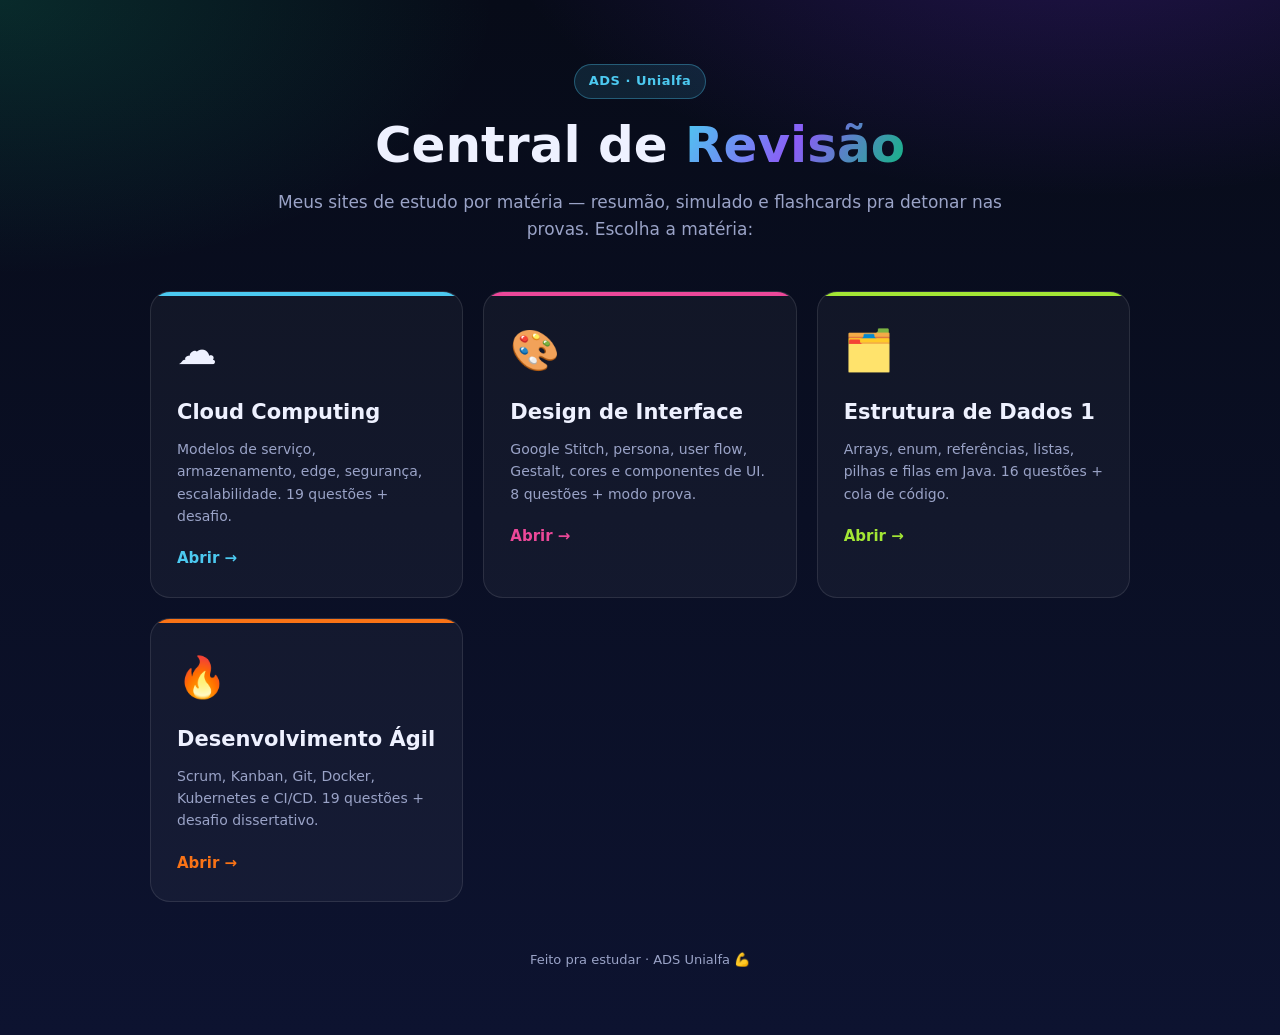
<file: index.html>
<!DOCTYPE html>
<html lang="pt-BR">
<head>
  <meta charset="UTF-8" />
  <meta name="viewport" content="width=device-width, initial-scale=1.0" />
  <title>Central de Revisão ADS — Unialfa</title>
  <style>
    :root {
      --bg: #070b18; --bg-2: #0d1330; --card-bd: rgba(255,255,255,.1);
      --txt: #eef1ff; --txt-2: #9aa3c7;
    }
    * { margin: 0; padding: 0; box-sizing: border-box; }
    body {
      font-family: "Segoe UI", system-ui, -apple-system, Roboto, sans-serif;
      background:
        radial-gradient(1000px 500px at 85% -10%, rgba(123,47,247,.25), transparent 60%),
        radial-gradient(900px 500px at 0% 0%, rgba(16,185,129,.18), transparent 55%),
        linear-gradient(180deg, var(--bg), var(--bg-2));
      color: var(--txt); min-height: 100vh; line-height: 1.6;
      display: flex; flex-direction: column; align-items: center;
      padding: 64px 22px;
    }
    .hero { text-align: center; max-width: 760px; margin-bottom: 48px; }
    .badge {
      display: inline-block; padding: 6px 14px; border-radius: 999px;
      background: rgba(76,201,240,.12); color: #4cc9f0;
      border: 1px solid rgba(76,201,240,.35);
      font-size: 13px; font-weight: 700; letter-spacing: .5px; margin-bottom: 18px;
    }
    h1 { font-size: clamp(30px, 6vw, 50px); font-weight: 800; line-height: 1.12; }
    .grad {
      background: linear-gradient(120deg,#4cc9f0,#8b5cf6,#10b981);
      -webkit-background-clip: text; background-clip: text; color: transparent;
    }
    .sub { color: var(--txt-2); font-size: 17px; margin-top: 16px; }
    .grid {
      display: grid; grid-template-columns: repeat(auto-fit, minmax(260px, 1fr));
      gap: 20px; width: 100%; max-width: 980px;
    }
    .card {
      position: relative; display: block; text-decoration: none; color: inherit;
      background: rgba(255,255,255,.04); border: 1px solid var(--card-bd);
      border-radius: 20px; padding: 26px; overflow: hidden;
      transition: transform .2s, border-color .2s, box-shadow .2s;
    }
    .card::before {
      content: ""; position: absolute; inset: 0 0 auto 0; height: 4px;
      background: var(--accent);
    }
    .card:hover { transform: translateY(-5px); border-color: var(--accent); box-shadow: 0 18px 40px rgba(0,0,0,.4); }
    .card-ico { font-size: 40px; margin-bottom: 14px; display: block; }
    .card h2 { font-size: 21px; font-weight: 800; }
    .card p { color: var(--txt-2); font-size: 14px; margin: 8px 0 18px; }
    .card .go { font-weight: 700; color: var(--accent); font-size: 15px; }
    .c-cloud  { --accent: #4cc9f0; }
    .c-design { --accent: #ec4899; }
    .c-ed     { --accent: #a3e635; }
    .c-agil   { --accent: #f97316; }
    footer { color: var(--txt-2); font-size: 13px; margin-top: 48px; text-align: center; }
  </style>
</head>
<body>
  <div class="hero">
    <span class="badge">ADS · Unialfa</span>
    <h1>Central de <span class="grad">Revisão</span></h1>
    <p class="sub">Meus sites de estudo por matéria — resumão, simulado e flashcards pra detonar nas provas. Escolha a matéria:</p>
  </div>

  <div class="grid">
    <a class="card c-cloud" href="./cloud-computing/">
      <span class="card-ico">☁️</span>
      <h2>Cloud Computing</h2>
      <p>Modelos de serviço, armazenamento, edge, segurança, escalabilidade. 19 questões + desafio.</p>
      <span class="go">Abrir →</span>
    </a>

    <a class="card c-design" href="./design-de-interface/">
      <span class="card-ico">🎨</span>
      <h2>Design de Interface</h2>
      <p>Google Stitch, persona, user flow, Gestalt, cores e componentes de UI. 8 questões + modo prova.</p>
      <span class="go">Abrir →</span>
    </a>

    <a class="card c-ed" href="./estrutura-de-dados/">
      <span class="card-ico">🗂️</span>
      <h2>Estrutura de Dados 1</h2>
      <p>Arrays, enum, referências, listas, pilhas e filas em Java. 16 questões + cola de código.</p>
      <span class="go">Abrir →</span>
    </a>

    <a class="card c-agil" href="./dev-agil/">
      <span class="card-ico">🔥</span>
      <h2>Desenvolvimento Ágil</h2>
      <p>Scrum, Kanban, Git, Docker, Kubernetes e CI/CD. 19 questões + desafio dissertativo.</p>
      <span class="go">Abrir →</span>
    </a>
  </div>

  <footer>Feito pra estudar · ADS Unialfa 💪</footer>
</body>
</html>
</file>
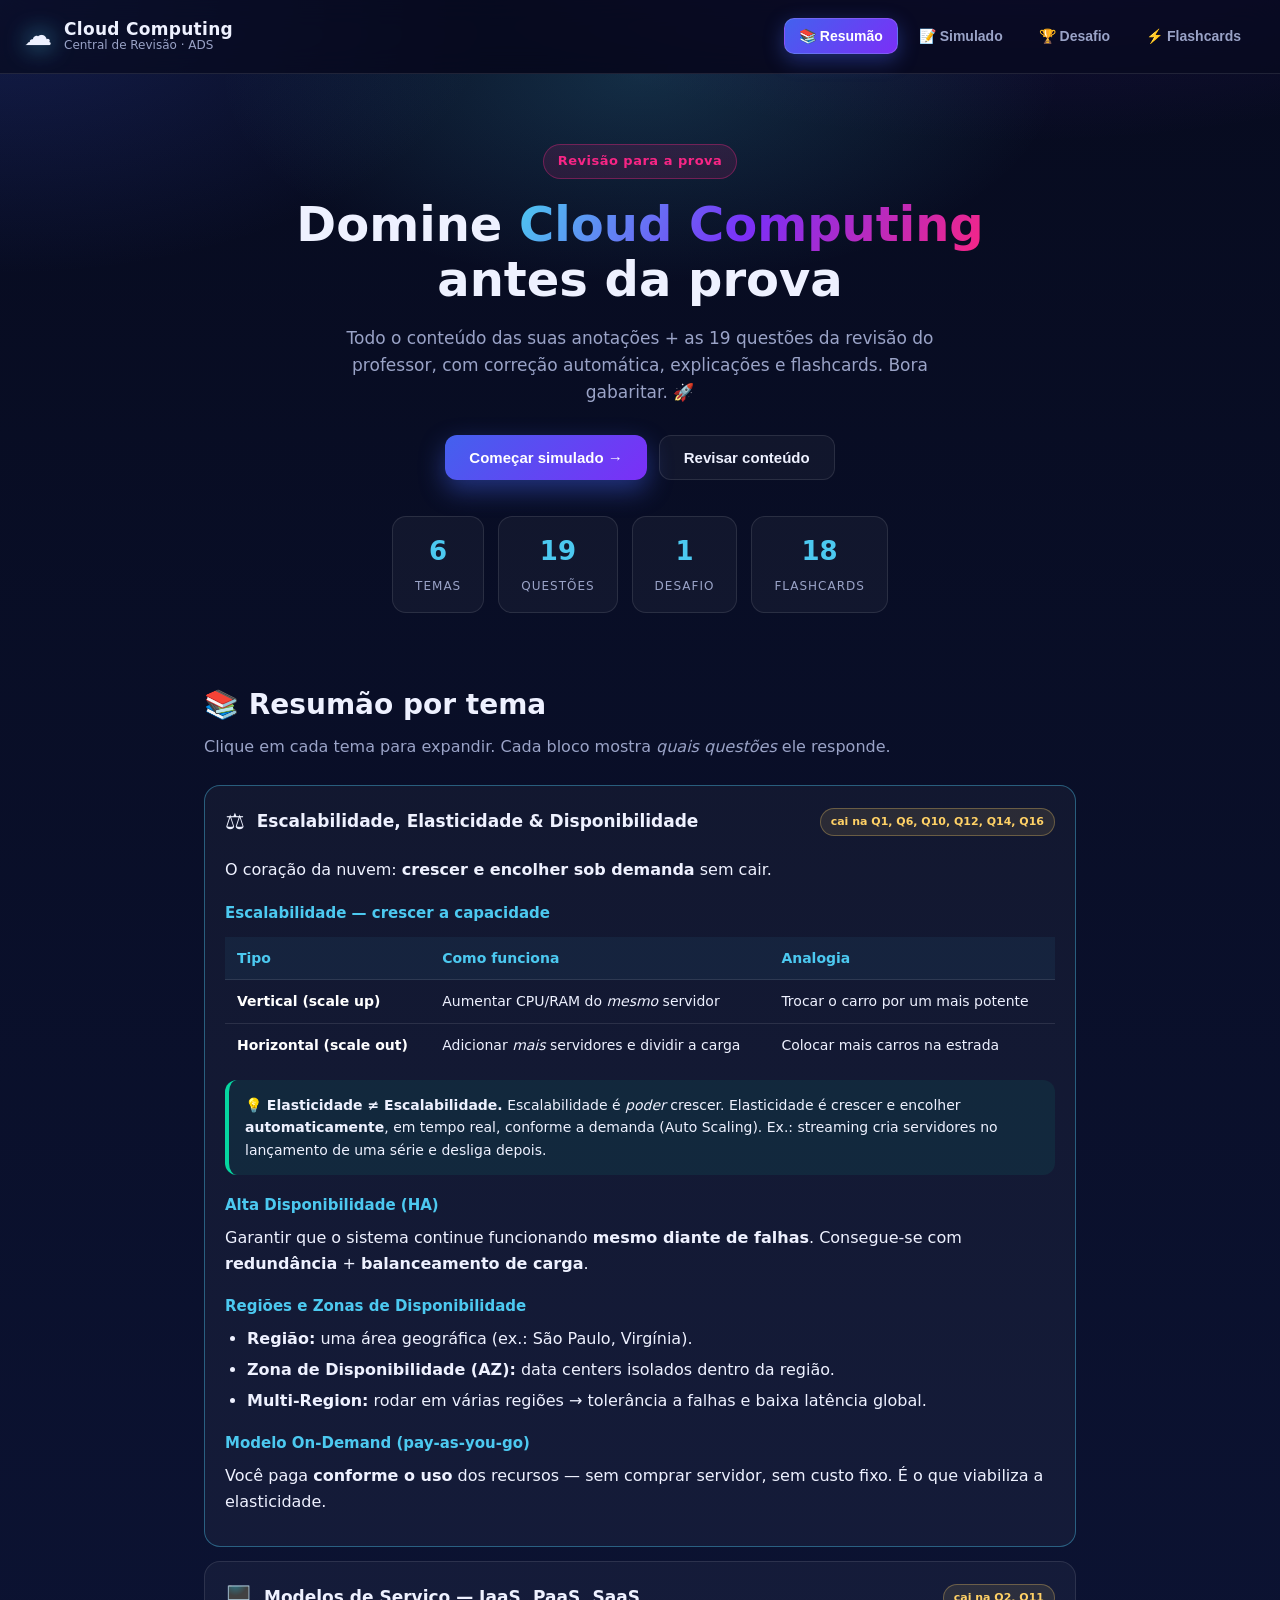
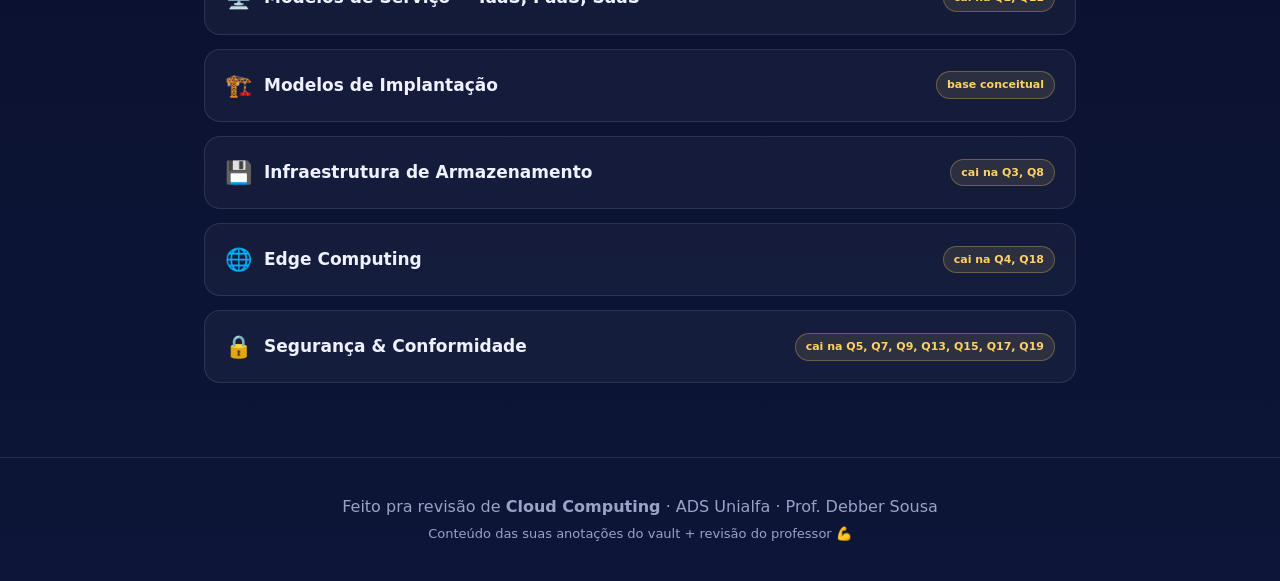
<file: cloud-computing/index.html>
<!DOCTYPE html>
<html lang="pt-BR">
<head>
  <meta charset="UTF-8" />
  <meta name="viewport" content="width=device-width, initial-scale=1.0" />
  <title>Cloud Computing — Central de Revisão | ADS Unialfa</title>
  <link rel="stylesheet" href="style.css" />
  <link rel="preconnect" href="https://fonts.googleapis.com" />
</head>
<body>

  <!-- ===================== CABEÇALHO / NAV ===================== -->
  <header class="topbar">
    <div class="brand">
      <span class="brand-logo">☁️</span>
      <div class="brand-text">
        <strong>Cloud Computing</strong>
        <small>Central de Revisão · ADS</small>
      </div>
    </div>
    <nav class="nav" id="nav">
      <button class="nav-btn active" data-target="resumo">📚 Resumão</button>
      <button class="nav-btn" data-target="simulado">📝 Simulado</button>
      <button class="nav-btn" data-target="desafio">🏆 Desafio</button>
      <button class="nav-btn" data-target="flashcards">⚡ Flashcards</button>
    </nav>
  </header>

  <!-- ===================== HERO ===================== -->
  <section class="hero">
    <div class="hero-glow"></div>
    <div class="hero-content">
      <span class="badge">Revisão para a prova</span>
      <h1>Domine <span class="grad">Cloud Computing</span> antes da prova</h1>
      <p class="hero-sub">
        Todo o conteúdo das suas anotações + as 19 questões da revisão do professor,
        com correção automática, explicações e flashcards. Bora gabaritar. 🚀
      </p>
      <div class="hero-actions">
        <button class="btn btn-primary" data-jump="simulado">Começar simulado →</button>
        <button class="btn btn-ghost" data-jump="resumo">Revisar conteúdo</button>
      </div>
      <div class="hero-stats">
        <div class="stat"><strong>6</strong><span>temas</span></div>
        <div class="stat"><strong>19</strong><span>questões</span></div>
        <div class="stat"><strong>1</strong><span>desafio</span></div>
        <div class="stat"><strong>18</strong><span>flashcards</span></div>
      </div>
    </div>
  </section>

  <main class="container">

    <!-- ===================== RESUMÃO ===================== -->
    <section id="resumo" class="view active">
      <div class="section-head">
        <h2>📚 Resumão por tema</h2>
        <p>Clique em cada tema para expandir. Cada bloco mostra <em>quais questões</em> ele responde.</p>
      </div>

      <!-- TEMA 1 -->
      <details class="topic" open>
        <summary>
          <span class="topic-ico">⚖️</span>
          <span class="topic-title">Escalabilidade, Elasticidade & Disponibilidade</span>
          <span class="topic-tag">cai na Q1, Q6, Q10, Q12, Q14, Q16</span>
        </summary>
        <div class="topic-body">
          <p>O coração da nuvem: <strong>crescer e encolher sob demanda</strong> sem cair.</p>

          <h4>Escalabilidade — crescer a capacidade</h4>
          <table>
            <thead><tr><th>Tipo</th><th>Como funciona</th><th>Analogia</th></tr></thead>
            <tbody>
              <tr><td><strong>Vertical (scale up)</strong></td><td>Aumentar CPU/RAM do <em>mesmo</em> servidor</td><td>Trocar o carro por um mais potente</td></tr>
              <tr><td><strong>Horizontal (scale out)</strong></td><td>Adicionar <em>mais</em> servidores e dividir a carga</td><td>Colocar mais carros na estrada</td></tr>
            </tbody>
          </table>

          <div class="callout tip">
            <strong>💡 Elasticidade ≠ Escalabilidade.</strong>
            Escalabilidade é <em>poder</em> crescer. Elasticidade é crescer e encolher
            <strong>automaticamente</strong>, em tempo real, conforme a demanda (Auto Scaling).
            Ex.: streaming cria servidores no lançamento de uma série e desliga depois.
          </div>

          <h4>Alta Disponibilidade (HA)</h4>
          <p>Garantir que o sistema continue funcionando <strong>mesmo diante de falhas</strong>.
          Consegue-se com <strong>redundância</strong> + <strong>balanceamento de carga</strong>.</p>

          <h4>Regiões e Zonas de Disponibilidade</h4>
          <ul>
            <li><strong>Região:</strong> uma área geográfica (ex.: São Paulo, Virgínia).</li>
            <li><strong>Zona de Disponibilidade (AZ):</strong> data centers isolados dentro da região.</li>
            <li><strong>Multi-Region:</strong> rodar em várias regiões → tolerância a falhas e baixa latência global.</li>
          </ul>

          <h4>Modelo On-Demand (pay-as-you-go)</h4>
          <p>Você paga <strong>conforme o uso</strong> dos recursos — sem comprar servidor, sem custo fixo. É o que viabiliza a elasticidade.</p>
        </div>
      </details>

      <!-- TEMA 2 -->
      <details class="topic">
        <summary>
          <span class="topic-ico">🖥️</span>
          <span class="topic-title">Modelos de Serviço — IaaS, PaaS, SaaS</span>
          <span class="topic-tag">cai na Q2, Q11</span>
        </summary>
        <div class="topic-body">
          <p>Define <strong>o quanto o provedor gerencia</strong> e o quanto é sua responsabilidade.</p>
          <table>
            <thead><tr><th>Modelo</th><th>Você gerencia</th><th>Provedor gerencia</th><th>Analogia</th><th>Exemplo</th></tr></thead>
            <tbody>
              <tr><td><strong>IaaS</strong></td><td>S.O., apps, dados</td><td>Hardware, rede, virtualização</td><td>Alugar um carro 🚗</td><td>EC2 (AWS)</td></tr>
              <tr><td><strong>PaaS</strong></td><td>Apenas o código</td><td>S.O., runtime, servidor, middleware</td><td>Andar de Uber 🚕</td><td>Heroku, Vercel</td></tr>
              <tr><td><strong>SaaS</strong></td><td>Nada</td><td>Tudo</td><td>Morar em hotel 🏨</td><td>Gmail, Slack</td></tr>
            </tbody>
          </table>
          <div class="callout note">
            <strong>📌 Quanto mais "alto" o modelo, menos você gerencia — e menos controle tem.</strong>
            Migrar sua aplicação sem cuidar de hardware, S.O. nem middleware = <strong>PaaS</strong>.
          </div>
        </div>
      </details>

      <!-- TEMA 3 -->
      <details class="topic">
        <summary>
          <span class="topic-ico">🏗️</span>
          <span class="topic-title">Modelos de Implantação</span>
          <span class="topic-tag">base conceitual</span>
        </summary>
        <div class="topic-body">
          <p>Define <strong>quem tem acesso</strong> à infraestrutura e <strong>onde ela reside</strong>.</p>
          <table>
            <thead><tr><th>Modelo</th><th>O que é</th><th>Segurança</th><th>Custo</th></tr></thead>
            <tbody>
              <tr><td><strong>Pública</strong></td><td>Provedor terceiro via internet, compartilhada</td><td>Padrão</td><td>Baixo (OPEX)</td></tr>
              <tr><td><strong>Privada</strong></td><td>Exclusiva de uma organização</td><td>Alta</td><td>Alto (CAPEX)</td></tr>
              <tr><td><strong>Híbrida</strong></td><td>Mistura pública + privada (<em>cloud bursting</em>)</td><td>Alta/Média</td><td>Equilibrado</td></tr>
              <tr><td><strong>Multicloud</strong></td><td>Dois ou mais provedores ao mesmo tempo</td><td>Variável</td><td>Variável</td></tr>
            </tbody>
          </table>
          <div class="callout important">
            <strong>⚠️ Critério de escolha:</strong> não depende só da tecnologia, mas da
            <strong>estratégia de negócio</strong> e da <strong>legislação</strong> (LGPD, bancos, governo).
            Multicloud evita o <em>vendor lock-in</em> (dependência de um só fornecedor).
          </div>
        </div>
      </details>

      <!-- TEMA 4 -->
      <details class="topic">
        <summary>
          <span class="topic-ico">💾</span>
          <span class="topic-title">Infraestrutura de Armazenamento</span>
          <span class="topic-tag">cai na Q3, Q8</span>
        </summary>
        <div class="topic-body">
          <p>Os 4 pilares de como os dados são guardados na nuvem.</p>
          <table>
            <thead><tr><th>Tipo</th><th>Conceito</th><th>Uso ideal</th><th>Performance</th></tr></thead>
            <tbody>
              <tr><td><strong>Object (S3)</strong></td><td>Objetos isolados (dado + metadado + ID), estrutura plana</td><td>Arquivos estáticos, backups, fotos, vídeos</td><td>Média</td></tr>
              <tr><td><strong>Block</strong></td><td>Dado em blocos com endereço próprio ("HD virgem")</td><td>Banco de dados e S.O.</td><td>Altíssima</td></tr>
              <tr><td><strong>File</strong></td><td>Pastas → subpastas (NAS em nuvem)</td><td>Compartilhar arquivos entre equipes</td><td>Média</td></tr>
              <tr><td><strong>BigTable/NoSQL</strong></td><td>Tabelas imensas lidas em milissegundos</td><td>Volumes massivos (petabytes)</td><td>Altíssima</td></tr>
            </tbody>
          </table>
          <div class="callout tip">
            <strong>💡 Dica de prova:</strong> backup massivo + barato + escalável = <strong>Object Storage</strong>.
            Banco rápido + compartilhar arquivos = <strong>Block + File</strong>.
          </div>
        </div>
      </details>

      <!-- TEMA 5 -->
      <details class="topic">
        <summary>
          <span class="topic-ico">🌐</span>
          <span class="topic-title">Edge Computing</span>
          <span class="topic-tag">cai na Q4, Q18</span>
        </summary>
        <div class="topic-body">
          <p>Aproxima o processamento da <strong>fonte geradora de dados</strong> (sensores, IoT) em vez de mandar tudo pro data center central. Objetivo principal: <strong>reduzir latência</strong>.</p>
          <table>
            <thead><tr><th>Camada</th><th>O que é</th></tr></thead>
            <tbody>
              <tr><td><strong>Device</strong></td><td>Sensores e atuadores — dados brutos</td></tr>
              <tr><td><strong>Edge</strong></td><td>Gateways, micro data centers, routers</td></tr>
              <tr><td><strong>Fog</strong></td><td>Orquestração local (redes LAN)</td></tr>
              <tr><td><strong>Cloud</strong></td><td>Data centers massivos — core da rede</td></tr>
            </tbody>
          </table>
          <div class="callout warn">
            <strong>🚗 Exemplo extremo:</strong> um carro a 100 km/h percorre ~3 m antes de frear se
            depender da nuvem (100 ms). Na borda, a decisão ocorre em microssegundos. Por isso IoT em
            tempo real = <strong>Edge</strong>.
          </div>
        </div>
      </details>

      <!-- TEMA 6 -->
      <details class="topic">
        <summary>
          <span class="topic-ico">🔒</span>
          <span class="topic-title">Segurança & Conformidade</span>
          <span class="topic-tag">cai na Q5, Q7, Q9, Q13, Q15, Q17, Q19</span>
        </summary>
        <div class="topic-body">
          <h4>Responsabilidade Compartilhada</h4>
          <table>
            <thead><tr><th>Responsabilidade</th><th>De quem?</th></tr></thead>
            <tbody>
              <tr><td>Hardware, regiões, virtualização, instalações</td><td><strong>Provedor</strong></td></tr>
              <tr><td>Dados, firewall, IAM, criptografia, S.O.</td><td><strong>Cliente</strong></td></tr>
            </tbody>
          </table>
          <div class="callout note">
            <strong>🏢 Analogia:</strong> o condomínio garante o muro e a portaria. Se você deixar a
            porta do apê aberta (bucket público!), o roubo é sua responsabilidade.
          </div>

          <h4>IAM — Identity and Access Management</h4>
          <ul>
            <li><strong>Autenticação:</strong> quem é você? (usuário, senha, MFA)</li>
            <li><strong>Autorização:</strong> o que você pode fazer? (políticas)</li>
            <li><strong>Privilégio Mínimo (PoLP):</strong> só as permissões estritamente necessárias</li>
          </ul>

          <h4>Criptografia</h4>
          <table>
            <thead><tr><th>Estado</th><th>Proteção</th></tr></thead>
            <tbody>
              <tr><td><strong>Em repouso</strong> (no disco/banco)</td><td>AES-256</td></tr>
              <tr><td><strong>Em trânsito</strong> (na internet)</td><td>TLS / HTTPS</td></tr>
            </tbody>
          </table>

          <div class="callout important">
            <strong>⚠️ MFA</strong> = exige múltiplas formas de verificação de identidade.
            <strong>Vazamento por bucket público</strong> = má configuração de permissões (não é falha de criptografia!).
          </div>
        </div>
      </details>
    </section>

    <!-- ===================== SIMULADO ===================== -->
    <section id="simulado" class="view">
      <div class="section-head">
        <h2>📝 Simulado — 19 questões</h2>
        <p>Marque uma alternativa por questão. No final, clique em <strong>Corrigir</strong> pra ver a nota e as explicações.</p>
      </div>

      <div class="quiz-progress">
        <div class="quiz-progress-bar"><span id="progressBar"></span></div>
        <span id="progressText">0 / 19 respondidas</span>
      </div>

      <div id="quiz"><!-- questões geradas pelo JS --></div>

      <div class="quiz-actions">
        <button class="btn btn-primary" id="btnCorrigir">✓ Corrigir simulado</button>
        <button class="btn btn-ghost" id="btnRefazer">↻ Refazer</button>
      </div>

      <div id="resultado" class="resultado" hidden></div>
    </section>

    <!-- ===================== DESAFIO ===================== -->
    <section id="desafio" class="view">
      <div class="section-head">
        <h2>🏆 Desafio dissertativo</h2>
        <p>A questão aberta da revisão. Tente responder de cabeça antes de abrir o gabarito.</p>
      </div>

      <div class="desafio-card">
        <p class="desafio-enunciado">
          Uma empresa deseja migrar <strong>totalmente</strong> sua infraestrutura para cloud computing.
          Explique como <strong>elasticidade</strong>, <strong>alta disponibilidade</strong>,
          <strong>IAM</strong>, <strong>criptografia</strong> e <strong>regiões e zonas de disponibilidade</strong>
          podem contribuir para: <em>segurança, escalabilidade, redução de falhas e continuidade do negócio</em>.
        </p>

        <button class="btn btn-primary" id="btnGabarito">Ver resposta-modelo ↓</button>

        <div id="gabaritoDesafio" class="gabarito-desafio" hidden>
          <h4>✍️ Resposta-modelo</h4>
          <p>A migração total para a nuvem se sustenta quando esses cinco pilares trabalham juntos:</p>
          <ul>
            <li><strong>Elasticidade →</strong> garante <em>escalabilidade</em>: a infraestrutura cresce
              automaticamente em picos de acesso e encolhe na baixa (Auto Scaling), pagando só pelo que usa.</li>
            <li><strong>Alta disponibilidade →</strong> garante <em>continuidade do negócio</em> e
              <em>redução de falhas</em>: com redundância e balanceamento de carga, o serviço continua no ar
              mesmo se um componente falhar.</li>
            <li><strong>IAM →</strong> reforça a <em>segurança</em>: controla identidades e permissões pelo
              princípio do privilégio mínimo, evitando acessos indevidos.</li>
            <li><strong>Criptografia →</strong> protege os dados em <em>repouso</em> (AES-256) e em
              <em>trânsito</em> (TLS), garantindo confidencialidade — pilar de <em>segurança</em> e conformidade (LGPD).</li>
            <li><strong>Regiões e zonas de disponibilidade →</strong> distribuem a aplicação geograficamente.
              Se uma zona ou região cair, outra assume — <em>redução de falhas</em> e <em>continuidade</em>,
              além de menor latência (Multi-Region).</li>
          </ul>
          <p class="conclusao">
            <strong>Conclusão:</strong> juntos, esses recursos entregam uma infraestrutura
            <strong>segura, escalável, resiliente e sempre disponível</strong> — exatamente o que justifica
            migrar 100% para a nuvem.
          </p>
        </div>
      </div>
    </section>

    <!-- ===================== FLASHCARDS ===================== -->
    <section id="flashcards" class="view">
      <div class="section-head">
        <h2>⚡ Flashcards</h2>
        <p>Clique no card pra virar. Ideal pra fixar os conceitos na véspera. 🎯</p>
      </div>
      <div id="cards" class="cards-grid"><!-- cards gerados pelo JS --></div>
    </section>

  </main>

  <footer class="footer">
    <p>Feito pra revisão de <strong>Cloud Computing</strong> · ADS Unialfa · Prof. Debber Sousa</p>
    <p class="footer-sub">Conteúdo das suas anotações do vault + revisão do professor 💪</p>
  </footer>

  <script src="script.js"></script>
</body>
</html>
</file>
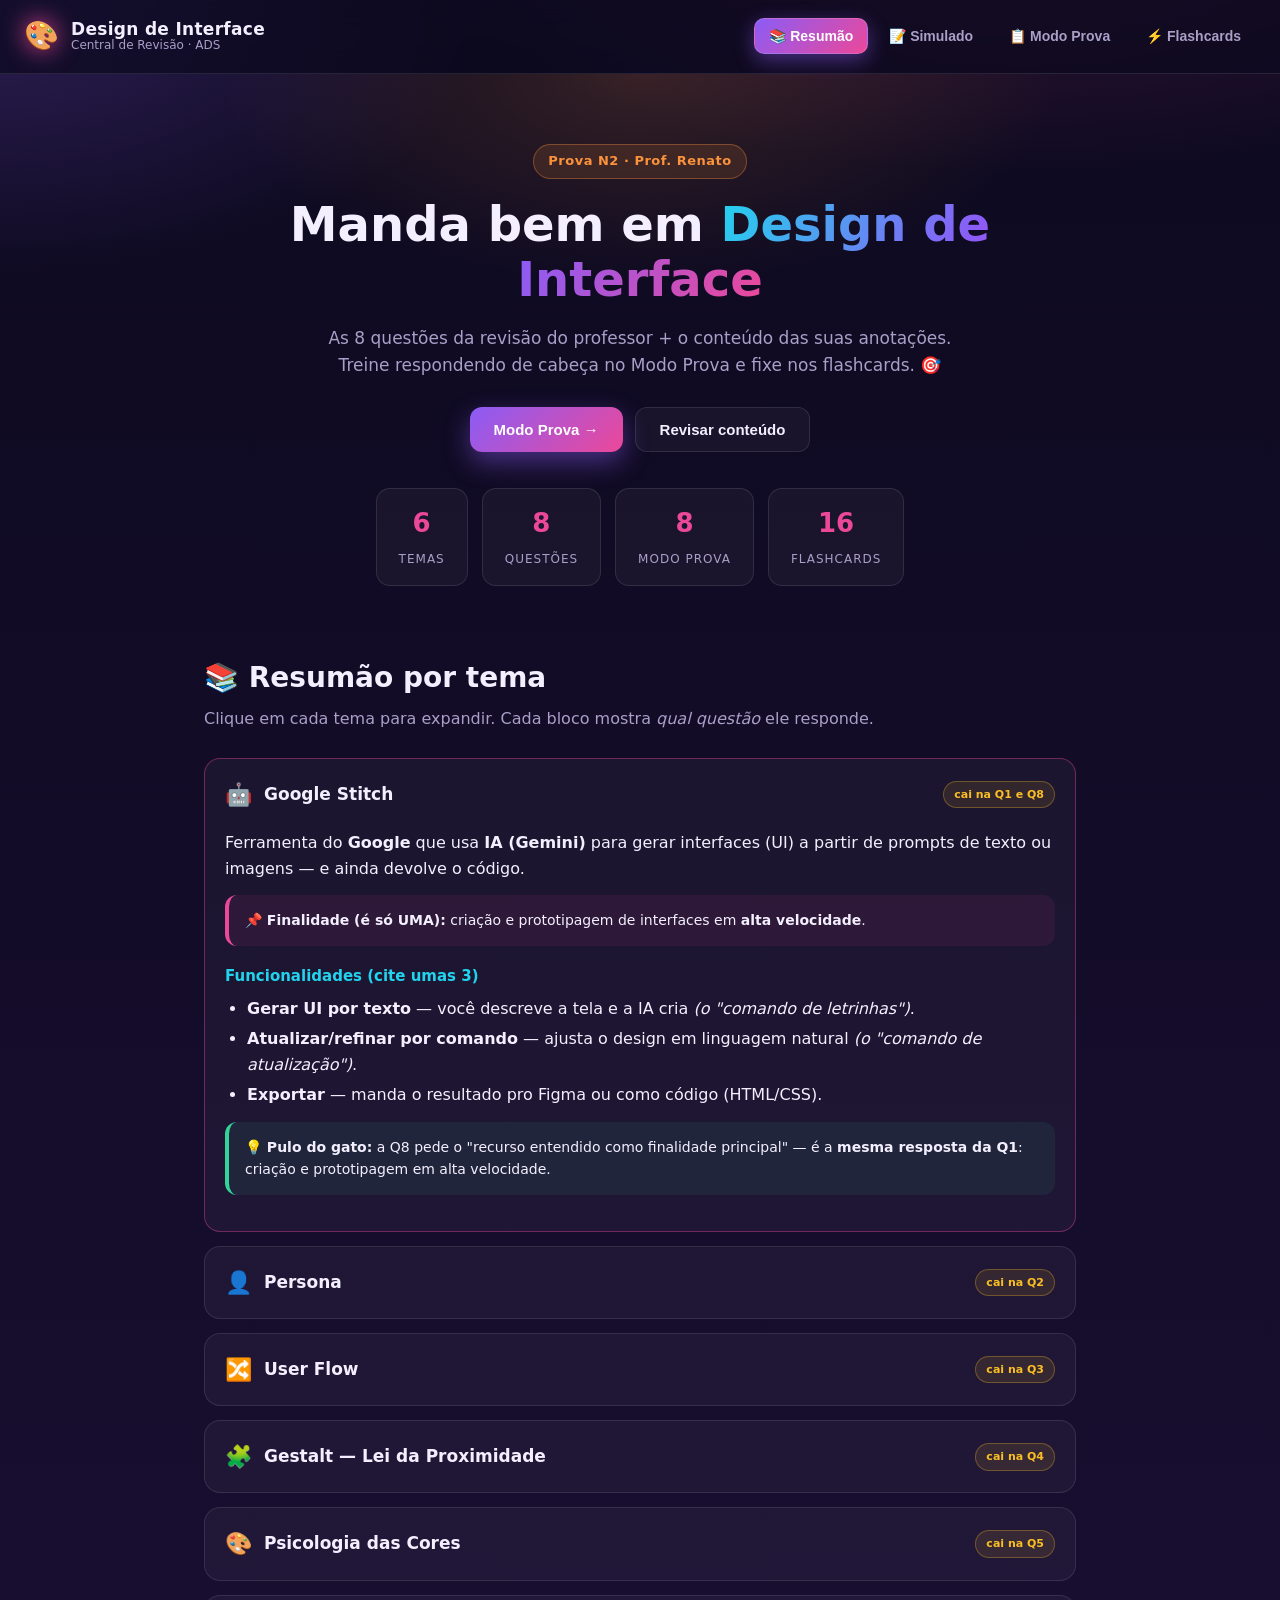
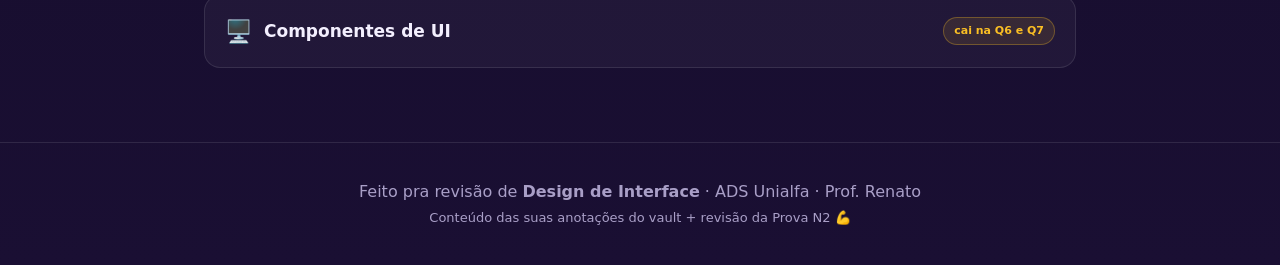
<file: design-de-interface/index.html>
<!DOCTYPE html>
<html lang="pt-BR">
<head>
  <meta charset="UTF-8" />
  <meta name="viewport" content="width=device-width, initial-scale=1.0" />
  <title>Design de Interface — Central de Revisão | ADS Unialfa</title>
  <link rel="stylesheet" href="style.css" />
</head>
<body>

  <!-- ===================== CABEÇALHO / NAV ===================== -->
  <header class="topbar">
    <div class="brand">
      <span class="brand-logo">🎨</span>
      <div class="brand-text">
        <strong>Design de Interface</strong>
        <small>Central de Revisão · ADS</small>
      </div>
    </div>
    <nav class="nav" id="nav">
      <button class="nav-btn active" data-target="resumo">📚 Resumão</button>
      <button class="nav-btn" data-target="simulado">📝 Simulado</button>
      <button class="nav-btn" data-target="prova">📋 Modo Prova</button>
      <button class="nav-btn" data-target="flashcards">⚡ Flashcards</button>
    </nav>
  </header>

  <!-- ===================== HERO ===================== -->
  <section class="hero">
    <div class="hero-glow"></div>
    <div class="hero-content">
      <span class="badge">Prova N2 · Prof. Renato</span>
      <h1>Manda bem em <span class="grad">Design de Interface</span></h1>
      <p class="hero-sub">
        As 8 questões da revisão do professor + o conteúdo das suas anotações.
        Treine respondendo de cabeça no Modo Prova e fixe nos flashcards. 🎯
      </p>
      <div class="hero-actions">
        <button class="btn btn-primary" data-jump="prova">Modo Prova →</button>
        <button class="btn btn-ghost" data-jump="resumo">Revisar conteúdo</button>
      </div>
      <div class="hero-stats">
        <div class="stat"><strong>6</strong><span>temas</span></div>
        <div class="stat"><strong>8</strong><span>questões</span></div>
        <div class="stat"><strong>8</strong><span>modo prova</span></div>
        <div class="stat"><strong>16</strong><span>flashcards</span></div>
      </div>
    </div>
  </section>

  <main class="container">

    <!-- ===================== RESUMÃO ===================== -->
    <section id="resumo" class="view active">
      <div class="section-head">
        <h2>📚 Resumão por tema</h2>
        <p>Clique em cada tema para expandir. Cada bloco mostra <em>qual questão</em> ele responde.</p>
      </div>

      <!-- TEMA 1 — Google Stitch -->
      <details class="topic" open>
        <summary>
          <span class="topic-ico">🤖</span>
          <span class="topic-title">Google Stitch</span>
          <span class="topic-tag">cai na Q1 e Q8</span>
        </summary>
        <div class="topic-body">
          <p>Ferramenta do <strong>Google</strong> que usa <strong>IA (Gemini)</strong> para gerar interfaces (UI) a partir de prompts de texto ou imagens — e ainda devolve o código.</p>

          <div class="callout important">
            <strong>📌 Finalidade (é só UMA):</strong> criação e prototipagem de interfaces em <strong>alta velocidade</strong>.
          </div>

          <h4>Funcionalidades (cite umas 3)</h4>
          <ul>
            <li><strong>Gerar UI por texto</strong> — você descreve a tela e a IA cria <em>(o "comando de letrinhas")</em>.</li>
            <li><strong>Atualizar/refinar por comando</strong> — ajusta o design em linguagem natural <em>(o "comando de atualização")</em>.</li>
            <li><strong>Exportar</strong> — manda o resultado pro Figma ou como código (HTML/CSS).</li>
          </ul>

          <div class="callout tip">
            <strong>💡 Pulo do gato:</strong> a Q8 pede o "recurso entendido como finalidade principal" — é a <strong>mesma resposta da Q1</strong>: criação e prototipagem em alta velocidade.
          </div>
        </div>
      </details>

      <!-- TEMA 2 — Persona -->
      <details class="topic">
        <summary>
          <span class="topic-ico">👤</span>
          <span class="topic-title">Persona</span>
          <span class="topic-tag">cai na Q2</span>
        </summary>
        <div class="topic-body">
          <p>A persona é um <strong>cliente fictício que representa o usuário ideal</strong> do serviço, construído a partir de pesquisa real (entrevistas, dados).</p>
          <h4>Importância para o negócio</h4>
          <ul>
            <li>Define <strong>para quem</strong> se está projetando — todo mundo do time fala do mesmo usuário.</li>
            <li>Guia decisões de design e <strong>prioriza as funcionalidades</strong> que importam pra esse usuário.</li>
            <li>Evita o erro de "projetar pra si mesmo".</li>
          </ul>
          <div class="callout note">
            <strong>🍔 Exemplo iFood:</strong> a persona é o cliente típico (ex.: alguém sem tempo que quer pedir comida rápido). Criar a persona ajuda a decidir quais recursos o app precisa ter.
          </div>
        </div>
      </details>

      <!-- TEMA 3 — User Flow -->
      <details class="topic">
        <summary>
          <span class="topic-ico">🔀</span>
          <span class="topic-title">User Flow</span>
          <span class="topic-tag">cai na Q3</span>
        </summary>
        <div class="topic-body">
          <p>O <strong>User Flow</strong> é a representação baseada em <strong>cenários de interação</strong>: o diagrama do caminho que o usuário percorre entre as telas até atingir o objetivo (ex.: do login até finalizar o pedido).</p>
          <div class="callout warn">
            <strong>⚠️ Não confunda:</strong> <strong>Wireframe</strong> é o esboço de <em>uma</em> tela; <strong>User Flow</strong> é o <em>fluxo</em> que conecta as telas. Na aula vocês montaram no <strong>Miro</strong>.
          </div>
        </div>
      </details>

      <!-- TEMA 4 — Gestalt / Proximidade -->
      <details class="topic">
        <summary>
          <span class="topic-ico">🧩</span>
          <span class="topic-title">Gestalt — Lei da Proximidade</span>
          <span class="topic-tag">cai na Q4</span>
        </summary>
        <div class="topic-body">
          <p><strong>Gestalt</strong> é a teoria da percepção visual: "o todo é mais que a soma das partes". O cérebro agrupa o que vê seguindo princípios.</p>
          <table>
            <thead><tr><th>Princípio</th><th>O que diz</th></tr></thead>
            <tbody>
              <tr><td><strong>Proximidade</strong> ⭐</td><td>Elementos <em>próximos</em> são percebidos como um grupo</td></tr>
              <tr><td>Similaridade</td><td>Elementos parecidos (cor/forma) são vistos como do mesmo grupo</td></tr>
              <tr><td>Continuidade</td><td>O olho segue linhas e curvas contínuas</td></tr>
              <tr><td>Fechamento</td><td>A mente "completa" formas incompletas</td></tr>
              <tr><td>Figura-fundo</td><td>Separamos o objeto (figura) do fundo</td></tr>
            </tbody>
          </table>
          <div class="callout important">
            <strong>📌 Resposta da prova:</strong> o princípio de agrupar por proximidade é a <strong>Lei (ou Princípio) da Proximidade</strong>.
          </div>
        </div>
      </details>

      <!-- TEMA 5 — Psicologia das Cores -->
      <details class="topic">
        <summary>
          <span class="topic-ico">🎨</span>
          <span class="topic-title">Psicologia das Cores</span>
          <span class="topic-tag">cai na Q5</span>
        </summary>
        <div class="topic-body">
          <p>Segundo <strong>Eva Heller</strong>, cores não são só estética — elas comunicam emoção. Cada cor carrega significados:</p>
          <table>
            <thead><tr><th>Cor</th><th>Associações</th></tr></thead>
            <tbody>
              <tr><td><strong>🔵 Azul</strong> ⭐</td><td><strong>Simpatia, harmonia, fidelidade, virtude</strong>, confiança (resposta da Q5!)</td></tr>
              <tr><td>🔴 Vermelho</td><td>Paixão, energia, urgência, perigo</td></tr>
              <tr><td>🟢 Verde</td><td>Natureza, saúde, esperança, equilíbrio</td></tr>
              <tr><td>🟡 Amarelo</td><td>Otimismo, alegria, atenção</td></tr>
              <tr><td>⚫ Preto</td><td>Luxo, poder, elegância</td></tr>
              <tr><td>🟣 Roxo</td><td>Luxo, criatividade, espiritualidade</td></tr>
            </tbody>
          </table>
          <div class="callout tip">
            <strong>💡 Do seu vault:</strong> regra <strong>60-30-10</strong> (60% dominante, 30% secundária, 10% destaque) · Eva Heller: <strong>luxo e poder</strong> = preto, dourado e prata.
          </div>
        </div>
      </details>

      <!-- TEMA 6 — Componentes de UI -->
      <details class="topic">
        <summary>
          <span class="topic-ico">🖥️</span>
          <span class="topic-title">Componentes de UI</span>
          <span class="topic-tag">cai na Q6 e Q7</span>
        </summary>
        <div class="topic-body">
          <table>
            <thead><tr><th>Componente</th><th>Para que serve</th></tr></thead>
            <tbody>
              <tr><td><strong>Dialog Box</strong> ⭐</td><td>Exibe <strong>mensagem crítica do sistema</strong> e exige ação (ex.: "Coloque a senha!") — <em>Q6</em></td></tr>
              <tr><td><strong>Home</strong> (botão) ⭐</td><td>Retorna o usuário para a <strong>tela inicial</strong> 🏠 — <em>Q7</em></td></tr>
              <tr><td>Tooltip</td><td>Dica curta que aparece ao passar o mouse</td></tr>
              <tr><td>Snackbar / Toast</td><td>Aviso rápido e temporário (ex.: "Salvo com sucesso")</td></tr>
              <tr><td>Breadcrumb</td><td>"Migalhas" que mostram onde o usuário está na navegação</td></tr>
            </tbody>
          </table>
          <div class="callout warn">
            <strong>⚠️ Dica do prof:</strong> Q6 é uma "caixinha" com nome específico = <strong>Dialog Box</strong>. Q7 é o botão que leva pra inicial = <strong>Home</strong>.
          </div>
        </div>
      </details>
    </section>

    <!-- ===================== SIMULADO ===================== -->
    <section id="simulado" class="view">
      <div class="section-head">
        <h2>📝 Simulado — 8 questões</h2>
        <p>Versão múltipla escolha pra treinar reconhecimento. Marque e clique em <strong>Corrigir</strong>.</p>
      </div>

      <div class="quiz-progress">
        <div class="quiz-progress-bar"><span id="progressBar"></span></div>
        <span id="progressText">0 / 8 respondidas</span>
      </div>

      <div id="quiz"><!-- questões geradas pelo JS --></div>

      <div class="quiz-actions">
        <button class="btn btn-primary" id="btnCorrigir">✓ Corrigir simulado</button>
        <button class="btn btn-ghost" id="btnRefazer">↻ Refazer</button>
      </div>

      <div id="resultado" class="resultado" hidden></div>
    </section>

    <!-- ===================== MODO PROVA ===================== -->
    <section id="prova" class="view">
      <div class="section-head">
        <h2>📋 Modo Prova</h2>
        <p>As 8 perguntas <strong>exatas</strong> do Prof. Renato. Tente responder de cabeça, depois clique em <strong>ver resposta</strong>. É assim que vai cair. 💪</p>
      </div>
      <div id="provaLista"><!-- perguntas geradas pelo JS --></div>
    </section>

    <!-- ===================== FLASHCARDS ===================== -->
    <section id="flashcards" class="view">
      <div class="section-head">
        <h2>⚡ Flashcards</h2>
        <p>Clique no card pra virar. Ideal pra fixar as respostas na véspera. 🎯</p>
      </div>
      <div id="cards" class="cards-grid"><!-- cards gerados pelo JS --></div>
    </section>

  </main>

  <footer class="footer">
    <p>Feito pra revisão de <strong>Design de Interface</strong> · ADS Unialfa · Prof. Renato</p>
    <p class="footer-sub">Conteúdo das suas anotações do vault + revisão da Prova N2 💪</p>
  </footer>

  <script src="script.js"></script>
</body>
</html>
</file>
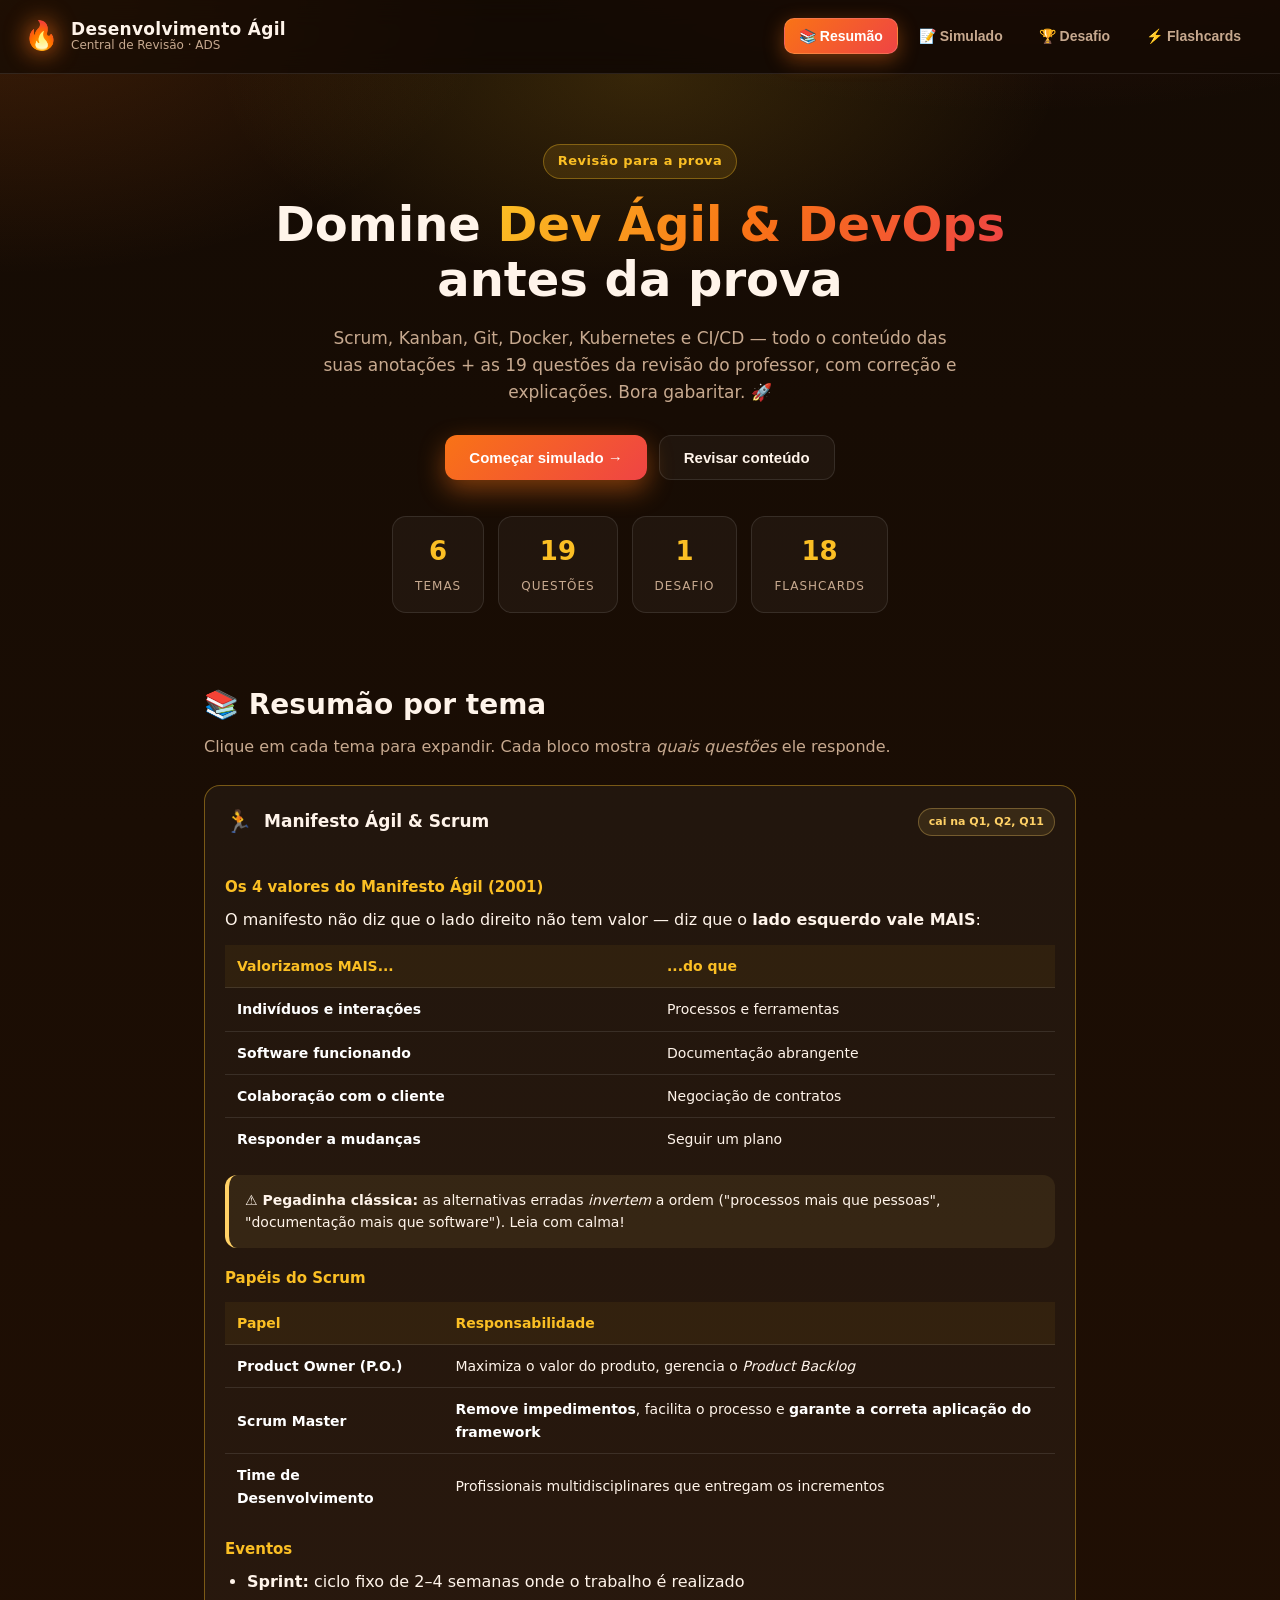
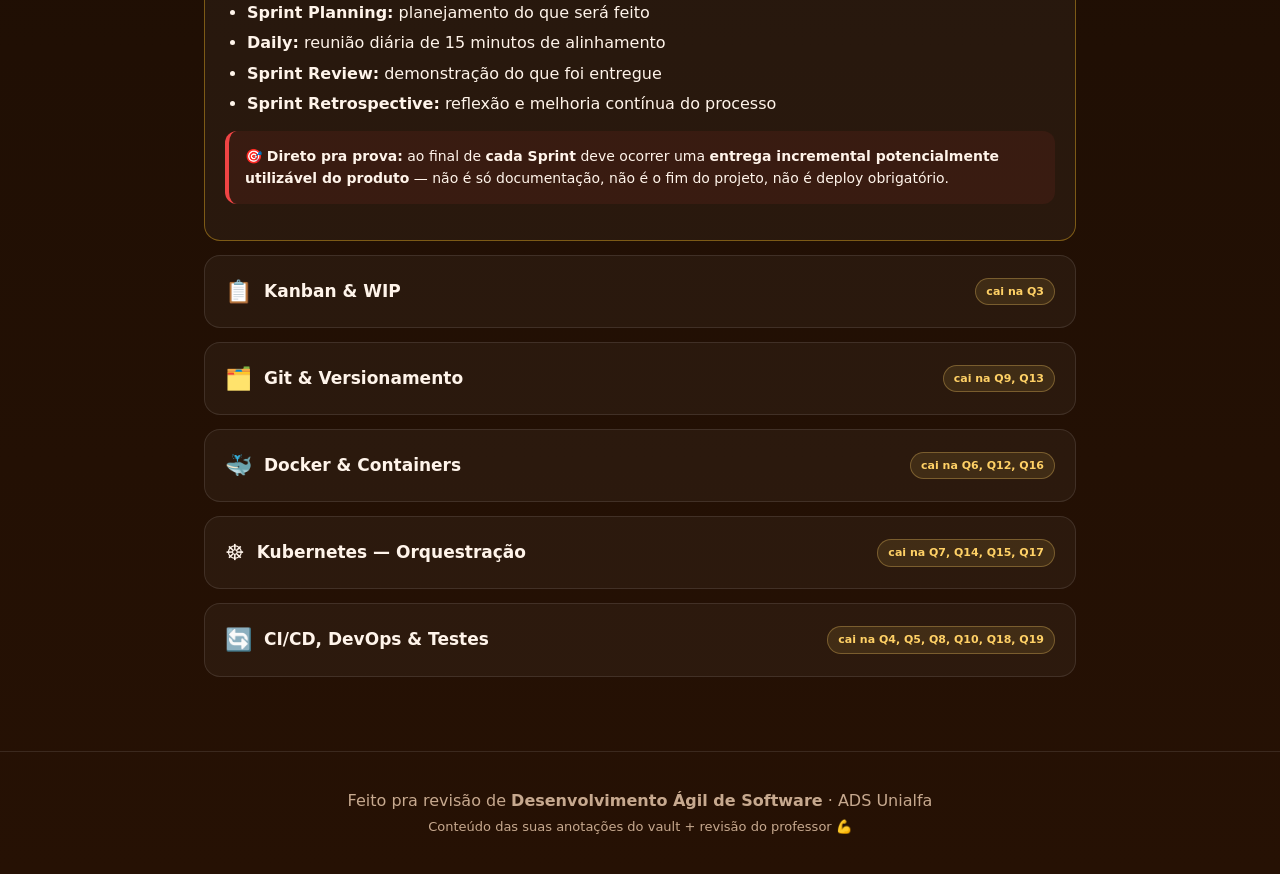
<file: dev-agil/index.html>
<!DOCTYPE html>
<html lang="pt-BR">
<head>
  <meta charset="UTF-8" />
  <meta name="viewport" content="width=device-width, initial-scale=1.0" />
  <title>Desenvolvimento Ágil — Central de Revisão | ADS Unialfa</title>
  <link rel="stylesheet" href="style.css" />
</head>
<body>

  <!-- ===================== CABEÇALHO / NAV ===================== -->
  <header class="topbar">
    <div class="brand">
      <span class="brand-logo">🔥</span>
      <div class="brand-text">
        <strong>Desenvolvimento Ágil</strong>
        <small>Central de Revisão · ADS</small>
      </div>
    </div>
    <nav class="nav" id="nav">
      <button class="nav-btn active" data-target="resumo">📚 Resumão</button>
      <button class="nav-btn" data-target="simulado">📝 Simulado</button>
      <button class="nav-btn" data-target="desafio">🏆 Desafio</button>
      <button class="nav-btn" data-target="flashcards">⚡ Flashcards</button>
    </nav>
  </header>

  <!-- ===================== HERO ===================== -->
  <section class="hero">
    <div class="hero-glow"></div>
    <div class="hero-content">
      <span class="badge">Revisão para a prova</span>
      <h1>Domine <span class="grad">Dev Ágil &amp; DevOps</span> antes da prova</h1>
      <p class="hero-sub">
        Scrum, Kanban, Git, Docker, Kubernetes e CI/CD — todo o conteúdo das suas anotações
        + as 19 questões da revisão do professor, com correção e explicações. Bora gabaritar. 🚀
      </p>
      <div class="hero-actions">
        <button class="btn btn-primary" data-jump="simulado">Começar simulado →</button>
        <button class="btn btn-ghost" data-jump="resumo">Revisar conteúdo</button>
      </div>
      <div class="hero-stats">
        <div class="stat"><strong>6</strong><span>temas</span></div>
        <div class="stat"><strong>19</strong><span>questões</span></div>
        <div class="stat"><strong>1</strong><span>desafio</span></div>
        <div class="stat"><strong>18</strong><span>flashcards</span></div>
      </div>
    </div>
  </section>

  <main class="container">

    <!-- ===================== RESUMÃO ===================== -->
    <section id="resumo" class="view active">
      <div class="section-head">
        <h2>📚 Resumão por tema</h2>
        <p>Clique em cada tema para expandir. Cada bloco mostra <em>quais questões</em> ele responde.</p>
      </div>

      <!-- TEMA 1 -->
      <details class="topic" open>
        <summary>
          <span class="topic-ico">🏃</span>
          <span class="topic-title">Manifesto Ágil &amp; Scrum</span>
          <span class="topic-tag">cai na Q1, Q2, Q11</span>
        </summary>
        <div class="topic-body">
          <h4>Os 4 valores do Manifesto Ágil (2001)</h4>
          <p>O manifesto não diz que o lado direito não tem valor — diz que o <strong>lado esquerdo vale MAIS</strong>:</p>
          <table>
            <thead><tr><th>Valorizamos MAIS...</th><th>...do que</th></tr></thead>
            <tbody>
              <tr><td><strong>Indivíduos e interações</strong></td><td>Processos e ferramentas</td></tr>
              <tr><td><strong>Software funcionando</strong></td><td>Documentação abrangente</td></tr>
              <tr><td><strong>Colaboração com o cliente</strong></td><td>Negociação de contratos</td></tr>
              <tr><td><strong>Responder a mudanças</strong></td><td>Seguir um plano</td></tr>
            </tbody>
          </table>
          <div class="callout warn">
            <strong>⚠️ Pegadinha clássica:</strong> as alternativas erradas <em>invertem</em> a ordem
            ("processos mais que pessoas", "documentação mais que software"). Leia com calma!
          </div>

          <h4>Papéis do Scrum</h4>
          <table>
            <thead><tr><th>Papel</th><th>Responsabilidade</th></tr></thead>
            <tbody>
              <tr><td><strong>Product Owner (P.O.)</strong></td><td>Maximiza o valor do produto, gerencia o <em>Product Backlog</em></td></tr>
              <tr><td><strong>Scrum Master</strong></td><td><strong>Remove impedimentos</strong>, facilita o processo e <strong>garante a correta aplicação do framework</strong></td></tr>
              <tr><td><strong>Time de Desenvolvimento</strong></td><td>Profissionais multidisciplinares que entregam os incrementos</td></tr>
            </tbody>
          </table>

          <h4>Eventos</h4>
          <ul>
            <li><strong>Sprint:</strong> ciclo fixo de 2–4 semanas onde o trabalho é realizado</li>
            <li><strong>Sprint Planning:</strong> planejamento do que será feito</li>
            <li><strong>Daily:</strong> reunião diária de 15 minutos de alinhamento</li>
            <li><strong>Sprint Review:</strong> demonstração do que foi entregue</li>
            <li><strong>Sprint Retrospective:</strong> reflexão e melhoria contínua do processo</li>
          </ul>

          <div class="callout important">
            <strong>🎯 Direto pra prova:</strong> ao final de <strong>cada Sprint</strong> deve ocorrer uma
            <strong>entrega incremental potencialmente utilizável do produto</strong> — não é só documentação,
            não é o fim do projeto, não é deploy obrigatório.
          </div>
        </div>
      </details>

      <!-- TEMA 2 -->
      <details class="topic">
        <summary>
          <span class="topic-ico">📋</span>
          <span class="topic-title">Kanban &amp; WIP</span>
          <span class="topic-tag">cai na Q3</span>
        </summary>
        <div class="topic-body">
          <p><strong>Lema:</strong> "Pare de começar, comece a terminar." Origem no Sistema Toyota, adaptado pra software por David J. Anderson.</p>

          <h4>Os 3 princípios</h4>
          <ul>
            <li><strong>Visualizar o fluxo:</strong> o quadro com colunas (<code>Backlog → Dev → Teste → Done</code>) torna o trabalho invisível em cartões visíveis</li>
            <li><strong>Limitar o WIP</strong> <em>(Work in Progress)</em>: número máximo de tarefas por coluna — ex.: <code>DEV [3]</code></li>
            <li><strong>Gerenciar o fluxo:</strong> identificar gargalos (coluna que acumula) e agir coletivamente</li>
          </ul>

          <div class="callout important">
            <strong>🎯 Direto pra prova:</strong> limitar o WIP serve pra <strong>melhorar o fluxo de
            trabalho e reduzir gargalos</strong>. Multitarefa gera custo de troca de contexto e atrasa tudo.
          </div>

          <h4>Métricas de tempo</h4>
          <table>
            <thead><tr><th>Métrica</th><th>Definição</th></tr></thead>
            <tbody>
              <tr><td><strong>Lead Time</strong></td><td>Tempo total — do pedido do cliente até a entrega</td></tr>
              <tr><td><strong>Cycle Time</strong></td><td>Tempo de execução — de quando o trabalho começou até terminar</td></tr>
            </tbody>
          </table>
          <p><strong>Sistema puxado:</strong> o profissional só inicia tarefa nova se tiver capacidade livre (espaço no WIP) — ao contrário do sistema empurrado tradicional.</p>
        </div>
      </details>

      <!-- TEMA 3 -->
      <details class="topic">
        <summary>
          <span class="topic-ico">🗂️</span>
          <span class="topic-title">Git &amp; Versionamento</span>
          <span class="topic-tag">cai na Q9, Q13</span>
        </summary>
        <div class="topic-body">
          <p>A Gerência de Configuração (GCS) garante que o sistema seja <strong>reprodutível</strong> em qualquer momento. O principal benefício do Git: <strong>controle e rastreamento de alterações no código</strong> — quem mudou, o quê, quando e por quê.</p>

          <h4>As 4 áreas de trabalho</h4>
          <table>
            <thead><tr><th>Área</th><th>O que é</th></tr></thead>
            <tbody>
              <tr><td><strong>Working Directory</strong></td><td>Seus arquivos "vivos" no sistema</td></tr>
              <tr><td><strong>Staging Area</strong></td><td>O "limbo" — você prepara o que vai subir</td></tr>
              <tr><td><strong>Repo Local</strong></td><td>Histórico (SHA-1) no seu PC</td></tr>
              <tr><td><strong>Remote</strong></td><td>Repositório central (GitHub/GitLab) pra colaboração</td></tr>
            </tbody>
          </table>

          <h4>Comandos essenciais</h4>
          <table>
            <thead><tr><th>Comando</th><th>O que faz</th></tr></thead>
            <tbody>
              <tr><td><code>git clone</code></td><td>Copia um repositório remoto pro seu PC</td></tr>
              <tr><td><code>git pull</code></td><td><strong>Baixa</strong> alterações do remoto</td></tr>
              <tr><td><code>git push</code></td><td><strong>Envia</strong> alterações locais pro remoto ⭐</td></tr>
              <tr><td><code>git init</code></td><td>Cria um repositório novo</td></tr>
              <tr><td><code>git status</code></td><td>Mostra o estado dos arquivos</td></tr>
            </tbody>
          </table>
          <div class="callout tip">
            <strong>💡 Macete:</strong> <em>push</em> = empurrar (manda pro servidor) ·
            <em>pull</em> = puxar (traz do servidor). Enviar alterações locais pro remoto = <strong>git push</strong>.
          </div>
          <p><strong>Fluxo de trabalho:</strong> <code>pull → checkout -b feature → add → commit → push → Pull Request</code> (revisão antes de entrar na main).</p>
        </div>
      </details>

      <!-- TEMA 4 -->
      <details class="topic">
        <summary>
          <span class="topic-ico">🐳</span>
          <span class="topic-title">Docker &amp; Containers</span>
          <span class="topic-tag">cai na Q6, Q12, Q16</span>
        </summary>
        <div class="topic-body">
          <p>Docker empacota a aplicação <strong>com todas as dependências</strong> num container que roda igual em qualquer lugar. É a cura do famoso <em>"funciona na minha máquina"</em>. 🩹</p>

          <h4>Imagem vs Container</h4>
          <table>
            <thead><tr><th>Conceito</th><th>O que é</th><th>Analogia</th></tr></thead>
            <tbody>
              <tr><td><strong>Imagem</strong></td><td><strong>Modelo (template) para criação de containers</strong> — imutável</td><td>A receita do bolo 📋</td></tr>
              <tr><td><strong>Container</strong></td><td>Instância em execução criada a partir da imagem</td><td>O bolo assado 🎂</td></tr>
            </tbody>
          </table>

          <h4>Container vs Máquina Virtual</h4>
          <ul>
            <li>Containers são <strong>mais leves</strong> que VMs — compartilham o kernel do S.O. hospedeiro, não emulam hardware</li>
            <li>Docker <strong>não</strong> elimina a necessidade de sistema operacional (usa o kernel do host!)</li>
            <li>Docker roda em Linux, Windows e Mac — não é "apenas Windows"</li>
            <li>Containers <strong>não</strong> exigem hardware dedicado</li>
          </ul>

          <div class="callout important">
            <strong>🎯 Direto pra prova:</strong> empresa quer que a aplicação funcione <strong>igual</strong>
            em desenvolvimento, homologação e produção? <strong>Containers Docker.</strong><br>
            Empresa sofre com "funciona na minha máquina", conflito de dependências e diferenças entre
            ambientes? <strong>Docker e padronização de ambientes.</strong>
          </div>
        </div>
      </details>

      <!-- TEMA 5 -->
      <details class="topic">
        <summary>
          <span class="topic-ico">☸️</span>
          <span class="topic-title">Kubernetes — Orquestração</span>
          <span class="topic-tag">cai na Q7, Q14, Q15, Q17</span>
        </summary>
        <div class="topic-body">
          <p>O <strong>Kubernetes (k8s)</strong> é a plataforma para <strong>gerenciar containers em larga escala</strong> — o "maestro" da orquestra. Automatiza implantação, dimensionamento e gestão.</p>

          <h4>Componentes</h4>
          <table>
            <thead><tr><th>Componente</th><th>Papel</th></tr></thead>
            <tbody>
              <tr><td><strong>Cluster</strong></td><td>Conjunto de máquinas (nodes)</td></tr>
              <tr><td><strong>Control Plane</strong></td><td>O "cérebro" — decide onde os containers rodam</td></tr>
              <tr><td><strong>Nodes workers</strong></td><td>Máquinas que executam o trabalho</td></tr>
              <tr><td><strong>Pod</strong></td><td>A menor unidade — você sobe pods, não containers soltos</td></tr>
            </tbody>
          </table>

          <h4>A "mágica" da autonomia</h4>
          <table>
            <thead><tr><th>Recurso</th><th>O que faz</th></tr></thead>
            <tbody>
              <tr><td><strong>Auto-scaling</strong></td><td><strong>Aumenta ou reduz containers conforme a demanda</strong> (monitora CPU e reage sozinho)</td></tr>
              <tr><td><strong>Self-healing</strong></td><td><strong>Recuperação automática de containers com falha</strong> — reinicia em servidor saudável</td></tr>
              <tr><td><strong>Rolling update</strong></td><td>Atualiza versão por versão, sem downtime</td></tr>
            </tbody>
          </table>

          <div class="callout note">
            <strong>📌 Exemplo Black Friday:</strong> tráfego sobe 100% à meia-noite → k8s vê CPU a 90% →
            escala de 10 pra 100 pods sozinho → de manhã o tráfego cai → k8s desliga os extras. 🛒
          </div>

          <div class="callout important">
            <strong>🎯 Direto pra prova:</strong> startup com crescimento acelerado que precisa de
            <em>escalabilidade + alta disponibilidade + recuperação automática de falhas</em> =
            <strong>Kubernetes</strong>. (GitHub versiona, HTML estrutura página, Scrum Board organiza
            tarefas, SQL Server guarda dados — nenhum escala containers!)
          </div>
        </div>
      </details>

      <!-- TEMA 6 -->
      <details class="topic">
        <summary>
          <span class="topic-ico">🔄</span>
          <span class="topic-title">CI/CD, DevOps &amp; Testes</span>
          <span class="topic-tag">cai na Q4, Q5, Q8, Q10, Q18, Q19</span>
        </summary>
        <div class="topic-body">
          <h4>CI — Integração Contínua</h4>
          <p>Função principal: <strong>integrar código frequentemente com testes automatizados</strong>.
          Cada commit dispara build + testes — o erro aparece em minutos, não em semanas.</p>

          <h4>CD — Entrega vs Implantação Contínua</h4>
          <table>
            <thead><tr><th>Conceito</th><th>Como funciona</th></tr></thead>
            <tbody>
              <tr><td><strong>Continuous Delivery</strong></td><td>Código sempre pronto pra produção, mas o deploy final tem <em>aprovação manual</em></td></tr>
              <tr><td><strong>Continuous Deployment</strong></td><td><strong>O deploy ocorre automaticamente após validações automatizadas</strong> — zero intervenção humana</td></tr>
            </tbody>
          </table>

          <h4>Pipeline CI/CD</h4>
          <ul>
            <li>Busca principalmente: <strong>automatizar integração, testes e entrega de software</strong></li>
            <li>Pipeline <em>madura</em> reduz principalmente: <strong>erros humanos e tempo de entrega</strong></li>
          </ul>

          <h4>DevOps</h4>
          <p>Cultura que integra <strong>Dev</strong>elopment + <strong>Op</strong>erations. A integração busca:
          <strong>melhorar colaboração, automação e entrega contínua</strong> — nunca separar equipes nem
          aumentar burocracia.</p>

          <h4>Testes</h4>
          <table>
            <thead><tr><th>Tipo</th><th>Objetivo</th></tr></thead>
            <tbody>
              <tr><td><strong>Unitário</strong></td><td>Testa um módulo/função <em>isoladamente</em></td></tr>
              <tr><td><strong>Integração</strong></td><td><strong>Validar a comunicação entre componentes integrados</strong> ⭐</td></tr>
            </tbody>
          </table>
          <div class="callout tip">
            <strong>💡 Macete:</strong> unitário = peça sozinha · integração = peças <em>conversando</em>.
            Se a questão fala em "comunicação entre módulos/componentes" = teste de integração.
          </div>
        </div>
      </details>
    </section>

    <!-- ===================== SIMULADO ===================== -->
    <section id="simulado" class="view">
      <div class="section-head">
        <h2>📝 Simulado — 19 questões</h2>
        <p>As questões exatas da revisão do professor. Marque uma alternativa por questão e clique em <strong>Corrigir</strong> no final.</p>
      </div>

      <div class="quiz-progress">
        <div class="quiz-progress-bar"><span id="progressBar"></span></div>
        <span id="progressText">0 / 19 respondidas</span>
      </div>

      <div id="quiz"><!-- questões geradas pelo JS --></div>

      <div class="quiz-actions">
        <button class="btn btn-primary" id="btnCorrigir">✓ Corrigir simulado</button>
        <button class="btn btn-ghost" id="btnRefazer">↻ Refazer</button>
      </div>

      <div id="resultado" class="resultado" hidden></div>
    </section>

    <!-- ===================== DESAFIO ===================== -->
    <section id="desafio" class="view">
      <div class="section-head">
        <h2>🏆 Desafio dissertativo</h2>
        <p>A questão aberta da revisão. Tente responder de cabeça antes de abrir o gabarito.</p>
      </div>

      <div class="desafio-card">
        <p class="desafio-enunciado">
          Uma empresa deseja <strong>modernizar seu processo de desenvolvimento de software</strong> utilizando:
        </p>
        <ul class="desafio-lista">
          <li><strong>Scrum</strong></li>
          <li><strong>Git</strong></li>
          <li><strong>Docker</strong></li>
          <li><strong>Kubernetes</strong></li>
          <li><strong>CI/CD</strong></li>
        </ul>
        <p class="desafio-enunciado">
          Explique como cada tecnologia/metodologia pode contribuir para: <em>qualidade de software,
          velocidade de entrega, escalabilidade, colaboração entre equipes e redução de falhas em produção</em>.
        </p>

        <button class="btn btn-primary" id="btnGabarito">Ver resposta-modelo ↓</button>

        <div id="gabaritoDesafio" class="gabarito-desafio" hidden>
          <h4>✍️ Resposta-modelo</h4>
          <p>A modernização funciona porque cada peça resolve uma dor específica do processo:</p>

          <h5>🏃 Scrum</h5>
          <ul>
            <li><strong>Colaboração:</strong> papéis claros (P.O., Scrum Master, time) e eventos como Daily e Review mantêm todos alinhados com o cliente.</li>
            <li><strong>Velocidade:</strong> sprints curtas geram entregas incrementais frequentes em vez de um "big bang" no fim do projeto.</li>
            <li><strong>Qualidade:</strong> feedback contínuo dos stakeholders e retrospectivas corrigem o rumo cedo.</li>
          </ul>

          <h5>🗂️ Git</h5>
          <ul>
            <li><strong>Qualidade:</strong> todo código passa por revisão via Pull Request antes de entrar na main.</li>
            <li><strong>Colaboração:</strong> branches permitem que vários devs trabalhem em paralelo sem se atropelar.</li>
            <li><strong>Redução de falhas:</strong> histórico completo e rastreável — qualquer versão pode ser restaurada (rollback).</li>
          </ul>

          <h5>🐳 Docker</h5>
          <ul>
            <li><strong>Redução de falhas:</strong> ambientes padronizados eliminam o "funciona na minha máquina" — dev, homologação e produção idênticos.</li>
            <li><strong>Velocidade:</strong> a aplicação já vai empacotada com todas as dependências, pronta pra rodar em qualquer lugar.</li>
          </ul>

          <h5>☸️ Kubernetes</h5>
          <ul>
            <li><strong>Escalabilidade:</strong> auto-scaling aumenta ou reduz containers automaticamente conforme a demanda.</li>
            <li><strong>Redução de falhas em produção:</strong> self-healing reinicia containers com falha sozinho; rolling updates atualizam sem downtime — alta disponibilidade.</li>
          </ul>

          <h5>🔄 CI/CD</h5>
          <ul>
            <li><strong>Velocidade de entrega:</strong> integração, testes e deploy automatizados — código chega em produção em minutos.</li>
            <li><strong>Qualidade:</strong> testes automatizados rodam a cada commit, pegando bugs cedo.</li>
            <li><strong>Redução de falhas:</strong> menos passos manuais = menos erro humano.</li>
          </ul>

          <p class="conclusao">
            <strong>Conclusão:</strong> Scrum organiza <em>como o time trabalha</em>, Git protege
            <em>o código</em>, Docker padroniza <em>os ambientes</em>, Kubernetes garante <em>escala e
            resiliência</em> e o CI/CD <em>automatiza o caminho até produção</em>. Juntos formam a base da
            cultura <strong>DevOps</strong>: colaboração, automação e entrega contínua.
          </p>
        </div>
      </div>
    </section>

    <!-- ===================== FLASHCARDS ===================== -->
    <section id="flashcards" class="view">
      <div class="section-head">
        <h2>⚡ Flashcards</h2>
        <p>Clique no card pra virar. Ideal pra fixar os conceitos na véspera. 🎯</p>
      </div>
      <div id="cards" class="cards-grid"><!-- cards gerados pelo JS --></div>
    </section>

  </main>

  <footer class="footer">
    <p>Feito pra revisão de <strong>Desenvolvimento Ágil de Software</strong> · ADS Unialfa</p>
    <p class="footer-sub">Conteúdo das suas anotações do vault + revisão do professor 💪</p>
  </footer>

  <script src="script.js"></script>
</body>
</html>
</file>
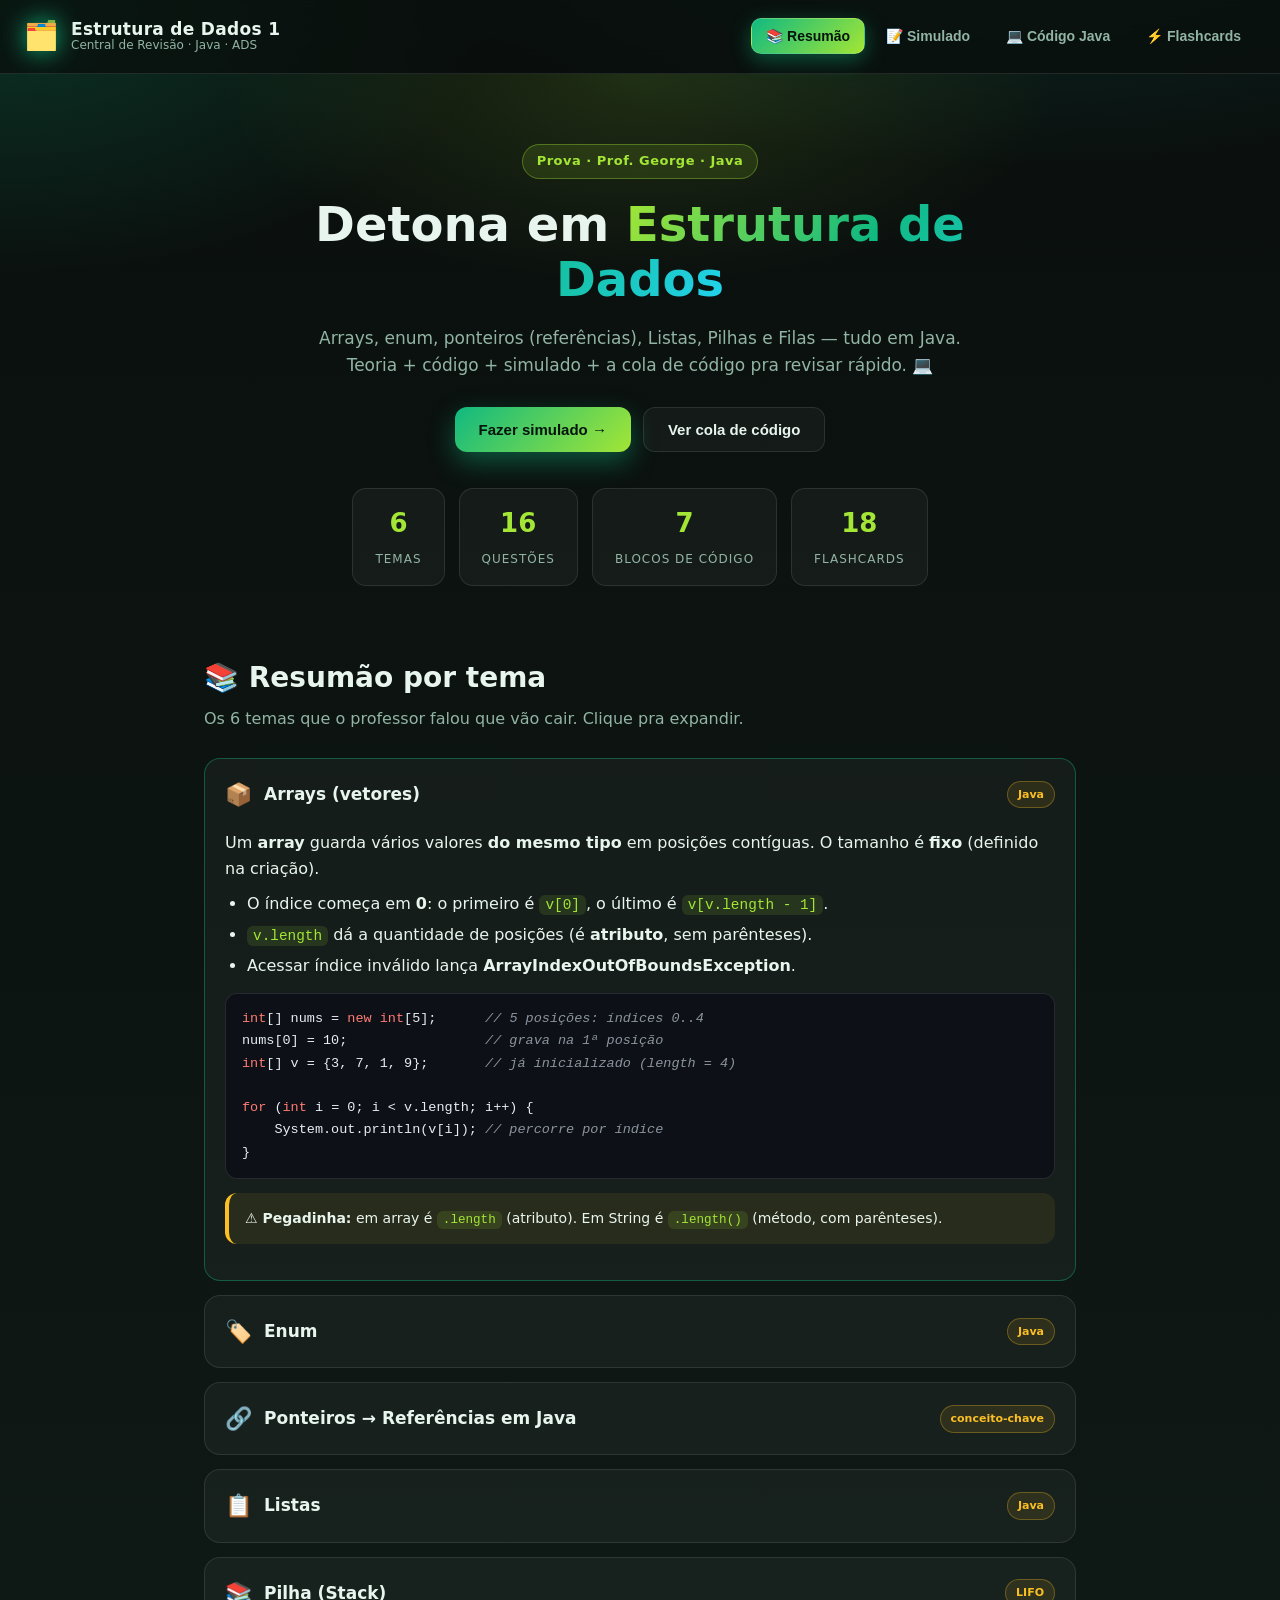
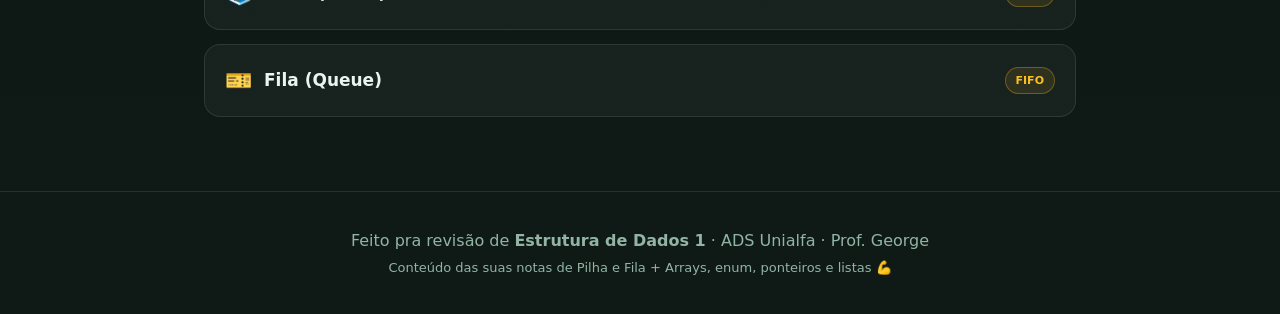
<file: estrutura-de-dados/index.html>
<!DOCTYPE html>
<html lang="pt-BR">
<head>
  <meta charset="UTF-8" />
  <meta name="viewport" content="width=device-width, initial-scale=1.0" />
  <title>Estrutura de Dados 1 — Central de Revisão | ADS Unialfa</title>
  <link rel="stylesheet" href="style.css" />
</head>
<body>

  <!-- ===================== CABEÇALHO / NAV ===================== -->
  <header class="topbar">
    <div class="brand">
      <span class="brand-logo">🗂️</span>
      <div class="brand-text">
        <strong>Estrutura de Dados 1</strong>
        <small>Central de Revisão · Java · ADS</small>
      </div>
    </div>
    <nav class="nav" id="nav">
      <button class="nav-btn active" data-target="resumo">📚 Resumão</button>
      <button class="nav-btn" data-target="simulado">📝 Simulado</button>
      <button class="nav-btn" data-target="codigo">💻 Código Java</button>
      <button class="nav-btn" data-target="flashcards">⚡ Flashcards</button>
    </nav>
  </header>

  <!-- ===================== HERO ===================== -->
  <section class="hero">
    <div class="hero-glow"></div>
    <div class="hero-content">
      <span class="badge">Prova · Prof. George · Java</span>
      <h1>Detona em <span class="grad">Estrutura de Dados</span></h1>
      <p class="hero-sub">
        Arrays, enum, ponteiros (referências), Listas, Pilhas e Filas — tudo em Java.
        Teoria + código + simulado + a cola de código pra revisar rápido. 💻
      </p>
      <div class="hero-actions">
        <button class="btn btn-primary" data-jump="simulado">Fazer simulado →</button>
        <button class="btn btn-ghost" data-jump="codigo">Ver cola de código</button>
      </div>
      <div class="hero-stats">
        <div class="stat"><strong>6</strong><span>temas</span></div>
        <div class="stat"><strong>16</strong><span>questões</span></div>
        <div class="stat"><strong>7</strong><span>blocos de código</span></div>
        <div class="stat"><strong>18</strong><span>flashcards</span></div>
      </div>
    </div>
  </section>

  <main class="container">

    <!-- ===================== RESUMÃO ===================== -->
    <section id="resumo" class="view active">
      <div class="section-head">
        <h2>📚 Resumão por tema</h2>
        <p>Os 6 temas que o professor falou que vão cair. Clique pra expandir.</p>
      </div>

      <!-- TEMA 1 — Arrays -->
      <details class="topic" open>
        <summary>
          <span class="topic-ico">📦</span>
          <span class="topic-title">Arrays (vetores)</span>
          <span class="topic-tag">Java</span>
        </summary>
        <div class="topic-body">
          <p>Um <strong>array</strong> guarda vários valores <strong>do mesmo tipo</strong> em posições contíguas. O tamanho é <strong>fixo</strong> (definido na criação).</p>
          <ul>
            <li>O índice começa em <strong>0</strong>: o primeiro é <code class="inline">v[0]</code>, o último é <code class="inline">v[v.length - 1]</code>.</li>
            <li><code class="inline">v.length</code> dá a quantidade de posições (é <strong>atributo</strong>, sem parênteses).</li>
            <li>Acessar índice inválido lança <strong>ArrayIndexOutOfBoundsException</strong>.</li>
          </ul>
          <pre><code class="java">int[] nums = new int[5];      // 5 posições: índices 0..4
nums[0] = 10;                 // grava na 1ª posição
int[] v = {3, 7, 1, 9};       // já inicializado (length = 4)

for (int i = 0; i &lt; v.length; i++) {
    System.out.println(v[i]); // percorre por índice
}</code></pre>
          <div class="callout warn">
            <strong>⚠️ Pegadinha:</strong> em array é <code class="inline">.length</code> (atributo). Em String é <code class="inline">.length()</code> (método, com parênteses).
          </div>
        </div>
      </details>

      <!-- TEMA 2 — Enum -->
      <details class="topic">
        <summary>
          <span class="topic-ico">🏷️</span>
          <span class="topic-title">Enum</span>
          <span class="topic-tag">Java</span>
        </summary>
        <div class="topic-body">
          <p>Um <strong>enum</strong> (enumeração) define um <strong>conjunto fixo de constantes nomeadas</strong>. Usa-se quando os valores possíveis são limitados e conhecidos (dias da semana, status, naipes...).</p>
          <pre><code class="java">enum DiaSemana { SEG, TER, QUA, QUI, SEX, SAB, DOM }

DiaSemana hoje = DiaSemana.SEX;

switch (hoje) {
    case SAB, DOM -> System.out.println("Fim de semana!");
    default       -> System.out.println("Dia útil");
}

for (DiaSemana d : DiaSemana.values()) {   // values() = todos
    System.out.println(d);
}</code></pre>
          <div class="callout tip">
            <strong>💡 Por que usar:</strong> é mais seguro que <code class="inline">int</code> ou <code class="inline">String</code> soltos — o compilador só aceita os valores definidos. <code class="inline">values()</code> devolve todas as constantes; <code class="inline">ordinal()</code> dá a posição (0, 1, 2...).
          </div>
        </div>
      </details>

      <!-- TEMA 3 — Ponteiros / Referências -->
      <details class="topic">
        <summary>
          <span class="topic-ico">🔗</span>
          <span class="topic-title">Ponteiros → Referências em Java</span>
          <span class="topic-tag">conceito-chave</span>
        </summary>
        <div class="topic-body">
          <div class="callout important">
            <strong>📌 O mais importante:</strong> Java <strong>NÃO tem ponteiros</strong> como C/C++ (sem <code class="inline">*</code>, sem aritmética de endereço). Java usa <strong>referências</strong> — gerenciadas e seguras.
          </div>
          <h4>Valor vs. Referência</h4>
          <ul>
            <li><strong>Tipos primitivos</strong> (<code class="inline">int, double, char, boolean</code>) guardam o <strong>valor</strong> direto.</li>
            <li><strong>Objetos e arrays</strong> guardam uma <strong>referência</strong> (o "endereço") ao objeto na memória (heap).</li>
            <li><code class="inline">null</code> = referência que não aponta pra nada.</li>
          </ul>
          <pre><code class="java">int a = 5;          // 'a' guarda o valor 5
int[] v = {1, 2};   // 'v' guarda uma REFERÊNCIA ao array

String s = null;    // não aponta pra nada
System.out.println(s.length()); // 💥 NullPointerException</code></pre>
          <div class="callout warn">
            <strong>⚠️ NullPointerException:</strong> acontece quando você usa um método/atributo de uma referência que é <code class="inline">null</code>. É o erro mais comum em Java.
          </div>
          <h4>Onde isso aparece em Estrutura de Dados</h4>
          <p>Nas estruturas <strong>encadeadas</strong> (listas, pilhas e filas feitas com nós), cada <strong>nó</strong> guarda um dado <strong>e uma referência ao próximo nó</strong> — é o "ponteiro" do Java na prática.</p>
          <pre><code class="java">class No {
    int valor;
    No proximo;   // referência ao próximo nó (null = fim da lista)
}</code></pre>
        </div>
      </details>

      <!-- TEMA 4 — Listas -->
      <details class="topic">
        <summary>
          <span class="topic-ico">📋</span>
          <span class="topic-title">Listas</span>
          <span class="topic-tag">Java</span>
        </summary>
        <div class="topic-body">
          <p>Uma <strong>Lista</strong> é uma coleção <strong>ordenada</strong> e de <strong>tamanho dinâmico</strong> (cresce e diminui sozinha). As duas implementações principais:</p>
          <table>
            <thead><tr><th>Tipo</th><th>Por dentro</th><th>Boa para</th></tr></thead>
            <tbody>
              <tr><td><strong>ArrayList</strong></td><td>Array redimensionável</td><td>Acesso rápido por índice — <code class="inline">get(i)</code></td></tr>
              <tr><td><strong>LinkedList</strong></td><td>Nós encadeados (referências)</td><td>Inserir/remover nas pontas</td></tr>
            </tbody>
          </table>
          <pre><code class="java">List&lt;String&gt; lista = new ArrayList&lt;&gt;();
lista.add("Ana");        // adiciona no fim
lista.add("Bia");
lista.get(0);            // lê por índice → "Ana"
lista.remove(0);         // remove por índice
lista.size();            // quantidade de elementos</code></pre>
          <div class="callout tip">
            <strong>💡 Regra prática:</strong> muito <code class="inline">get(i)</code> → <strong>ArrayList</strong>. Muita inserção/remoção no começo/fim → <strong>LinkedList</strong>.
          </div>
        </div>
      </details>

      <!-- TEMA 5 — Pilha -->
      <details class="topic">
        <summary>
          <span class="topic-ico">📚</span>
          <span class="topic-title">Pilha (Stack)</span>
          <span class="topic-tag">LIFO</span>
        </summary>
        <div class="topic-body">
          <div class="callout important">
            <strong>📌 LIFO — Last In, First Out:</strong> o <strong>último</strong> que entra é o <strong>primeiro</strong> que sai (como uma pilha de pratos).
          </div>
          <table>
            <thead><tr><th>Método</th><th>O que faz</th></tr></thead>
            <tbody>
              <tr><td><code class="inline">push(x)</code></td><td>Insere no topo</td></tr>
              <tr><td><code class="inline">pop()</code></td><td>Remove e retorna o topo</td></tr>
              <tr><td><code class="inline">peek()</code></td><td>Vê o topo sem remover</td></tr>
              <tr><td><code class="inline">isEmpty()</code></td><td>Verifica se está vazia</td></tr>
            </tbody>
          </table>
          <pre><code class="java">Stack&lt;Integer&gt; pilha = new Stack&lt;&gt;();
pilha.push(1); pilha.push(2); pilha.push(3);
System.out.println(pilha.pop());  // 3 (o último que entrou)</code></pre>
          <div class="callout note">
            <strong>📎 Da sua nota:</strong> <code class="inline">Stack</code> está em <code class="inline">java.util</code> e herda de <code class="inline">Vector</code>. <code class="inline">pop()</code> em pilha vazia lança <strong>EmptyStackException</strong>. <code class="inline">push</code> é <strong>O(1)</strong>. Aplicação clássica: <strong>Call Stack</strong> (controle de chamadas de métodos) e avaliação de expressões.
          </div>
        </div>
      </details>

      <!-- TEMA 6 — Fila -->
      <details class="topic">
        <summary>
          <span class="topic-ico">🎫</span>
          <span class="topic-title">Fila (Queue)</span>
          <span class="topic-tag">FIFO</span>
        </summary>
        <div class="topic-body">
          <div class="callout important">
            <strong>📌 FIFO — First In, First Out:</strong> o <strong>primeiro</strong> que entra é o <strong>primeiro</strong> que sai (como fila de banco).
          </div>
          <table>
            <thead><tr><th>Método</th><th>O que faz</th></tr></thead>
            <tbody>
              <tr><td><code class="inline">offer(x)</code></td><td>Adiciona no fim</td></tr>
              <tr><td><code class="inline">poll()</code></td><td>Remove e retorna o primeiro (null se vazia)</td></tr>
              <tr><td><code class="inline">peek()</code></td><td>Vê o primeiro sem remover</td></tr>
            </tbody>
          </table>
          <pre><code class="java">Queue&lt;Integer&gt; fila = new LinkedList&lt;&gt;();
fila.offer(1); fila.offer(2); fila.offer(3);
System.out.println(fila.poll());  // 1 (o primeiro que entrou)</code></pre>
          <div class="callout note">
            <strong>📎 Da sua nota:</strong> implementações comuns são <code class="inline">ArrayDeque</code>, <code class="inline">LinkedList</code> e <code class="inline">PriorityQueue</code> (esta entrega sempre o de <em>maior prioridade</em>, não a ordem de chegada).
          </div>
        </div>
      </details>
    </section>

    <!-- ===================== SIMULADO ===================== -->
    <section id="simulado" class="view">
      <div class="section-head">
        <h2>📝 Simulado — 16 questões</h2>
        <p>Questões de conceito e de "o que esse código imprime?". Marque e clique em <strong>Corrigir</strong>.</p>
      </div>

      <div class="quiz-progress">
        <div class="quiz-progress-bar"><span id="progressBar"></span></div>
        <span id="progressText">0 / 16 respondidas</span>
      </div>

      <div id="quiz"><!-- questões geradas pelo JS --></div>

      <div class="quiz-actions">
        <button class="btn btn-primary" id="btnCorrigir">✓ Corrigir simulado</button>
        <button class="btn btn-ghost" id="btnRefazer">↻ Refazer</button>
      </div>

      <div id="resultado" class="resultado" hidden></div>
    </section>

    <!-- ===================== CÓDIGO JAVA ===================== -->
    <section id="codigo" class="view">
      <div class="section-head">
        <h2>💻 Cola de Código Java</h2>
        <p>Os trechos prontos de cada estrutura. Bate o olho e relembra a sintaxe na hora. 🚀</p>
      </div>
      <div id="codigoLista"><!-- blocos gerados pelo JS --></div>
    </section>

    <!-- ===================== FLASHCARDS ===================== -->
    <section id="flashcards" class="view">
      <div class="section-head">
        <h2>⚡ Flashcards</h2>
        <p>Clique no card pra virar. Revisão rápida na véspera. 🎯</p>
      </div>
      <div id="cards" class="cards-grid"><!-- cards gerados pelo JS --></div>
    </section>

  </main>

  <footer class="footer">
    <p>Feito pra revisão de <strong>Estrutura de Dados 1</strong> · ADS Unialfa · Prof. George</p>
    <p class="footer-sub">Conteúdo das suas notas de Pilha e Fila + Arrays, enum, ponteiros e listas 💪</p>
  </footer>

  <script src="script.js"></script>
</body>
</html>
</file>
<file: cloud-computing/style.css>
/* ===================================================================
   Cloud Computing — Central de Revisão
   Tema: dark "céu noturno" + glassmorphism. Tudo em CSS puro.
=================================================================== */

:root {
  --bg:        #070b1f;
  --bg-2:      #0d1538;
  --card:      rgba(255, 255, 255, 0.04);
  --card-bd:   rgba(255, 255, 255, 0.10);
  --azul:      #4361ee;
  --ciano:     #4cc9f0;
  --roxo:      #7b2ff7;
  --rosa:      #f72585;
  --verde:     #06d6a0;
  --vermelho:  #ef476f;
  --amarelo:   #ffd166;
  --txt:       #eef1ff;
  --txt-2:     #9aa3c7;
  --radius:    16px;
  --shadow:    0 18px 50px rgba(0, 0, 0, 0.45);
}

* { margin: 0; padding: 0; box-sizing: border-box; }

html { scroll-behavior: smooth; }

body {
  font-family: "Segoe UI", system-ui, -apple-system, Roboto, sans-serif;
  background:
    radial-gradient(1200px 600px at 80% -10%, rgba(123, 47, 247, 0.25), transparent 60%),
    radial-gradient(900px 500px at 0% 0%, rgba(67, 97, 238, 0.22), transparent 55%),
    linear-gradient(180deg, var(--bg), var(--bg-2));
  color: var(--txt);
  min-height: 100vh;
  line-height: 1.6;
}

/* ===================== TOPBAR ===================== */
.topbar {
  position: sticky; top: 0; z-index: 50;
  display: flex; align-items: center; justify-content: space-between;
  gap: 16px; flex-wrap: wrap;
  padding: 14px 24px;
  background: rgba(7, 11, 31, 0.72);
  backdrop-filter: blur(14px);
  border-bottom: 1px solid var(--card-bd);
}
.brand { display: flex; align-items: center; gap: 12px; }
.brand-logo { font-size: 28px; filter: drop-shadow(0 0 12px var(--ciano)); }
.brand-text { display: flex; flex-direction: column; line-height: 1.1; }
.brand-text strong { font-size: 17px; letter-spacing: .3px; }
.brand-text small { color: var(--txt-2); font-size: 12px; }

.nav { display: flex; gap: 6px; flex-wrap: wrap; }
.nav-btn {
  background: transparent; color: var(--txt-2);
  border: 1px solid transparent; border-radius: 10px;
  padding: 9px 14px; font-size: 14px; font-weight: 600;
  cursor: pointer; transition: .2s;
}
.nav-btn:hover { color: var(--txt); background: var(--card); }
.nav-btn.active {
  color: #fff;
  background: linear-gradient(135deg, var(--azul), var(--roxo));
  border-color: rgba(255, 255, 255, 0.15);
  box-shadow: 0 6px 20px rgba(67, 97, 238, 0.4);
}

/* ===================== HERO ===================== */
.hero { position: relative; overflow: hidden; padding: 70px 24px 50px; text-align: center; }
.hero-glow {
  position: absolute; inset: 0;
  background: radial-gradient(600px 300px at 50% 0%, rgba(76, 201, 240, 0.18), transparent 70%);
  pointer-events: none;
}
.hero-content { position: relative; max-width: 820px; margin: 0 auto; }
.badge {
  display: inline-block; padding: 6px 14px; border-radius: 999px;
  background: rgba(247, 37, 133, 0.12); color: var(--rosa);
  border: 1px solid rgba(247, 37, 133, 0.35);
  font-size: 13px; font-weight: 700; letter-spacing: .5px; margin-bottom: 18px;
}
.hero h1 { font-size: clamp(30px, 5vw, 48px); line-height: 1.15; font-weight: 800; }
.grad {
  background: linear-gradient(120deg, var(--ciano), var(--roxo), var(--rosa));
  -webkit-background-clip: text; background-clip: text; color: transparent;
}
.hero-sub { color: var(--txt-2); font-size: 17px; margin: 18px auto 28px; max-width: 640px; }

.hero-actions { display: flex; gap: 12px; justify-content: center; flex-wrap: wrap; margin-bottom: 36px; }

.hero-stats { display: flex; gap: 14px; justify-content: center; flex-wrap: wrap; }
.stat {
  background: var(--card); border: 1px solid var(--card-bd);
  border-radius: 14px; padding: 14px 22px; min-width: 92px;
}
.stat strong { display: block; font-size: 26px; color: var(--ciano); }
.stat span { font-size: 12px; color: var(--txt-2); text-transform: uppercase; letter-spacing: 1px; }

/* ===================== BOTÕES ===================== */
.btn {
  border: none; border-radius: 12px; padding: 13px 24px;
  font-size: 15px; font-weight: 700; cursor: pointer; transition: .2s;
}
.btn-primary {
  color: #fff; background: linear-gradient(135deg, var(--azul), var(--roxo));
  box-shadow: 0 10px 26px rgba(67, 97, 238, 0.45);
}
.btn-primary:hover { transform: translateY(-2px); box-shadow: 0 14px 32px rgba(123, 47, 247, 0.5); }
.btn-ghost { color: var(--txt); background: var(--card); border: 1px solid var(--card-bd); }
.btn-ghost:hover { background: rgba(255, 255, 255, 0.08); transform: translateY(-2px); }

/* ===================== LAYOUT ===================== */
.container { max-width: 920px; margin: 0 auto; padding: 20px 24px 60px; }
.view { display: none; animation: fade .35s ease; }
.view.active { display: block; }
@keyframes fade { from { opacity: 0; transform: translateY(10px); } to { opacity: 1; transform: none; } }

.section-head { margin-bottom: 26px; }
.section-head h2 { font-size: 28px; font-weight: 800; }
.section-head p { color: var(--txt-2); margin-top: 6px; }

/* ===================== RESUMÃO (acordeão) ===================== */
.topic {
  background: var(--card); border: 1px solid var(--card-bd);
  border-radius: var(--radius); margin-bottom: 14px; overflow: hidden;
  transition: border-color .2s;
}
.topic[open] { border-color: rgba(76, 201, 240, 0.4); }
.topic summary {
  display: flex; align-items: center; gap: 12px; flex-wrap: wrap;
  padding: 18px 20px; cursor: pointer; list-style: none; user-select: none;
}
.topic summary::-webkit-details-marker { display: none; }
.topic-ico { font-size: 22px; }
.topic-title { font-size: 17px; font-weight: 700; flex: 1; }
.topic-tag {
  font-size: 11px; font-weight: 700; color: var(--amarelo);
  background: rgba(255, 209, 102, 0.1); border: 1px solid rgba(255, 209, 102, 0.3);
  padding: 4px 10px; border-radius: 999px; white-space: nowrap;
}
.topic-body { padding: 0 20px 22px; color: var(--txt); }
.topic-body h4 { margin: 18px 0 8px; color: var(--ciano); font-size: 15px; }
.topic-body p { margin-bottom: 10px; }
.topic-body ul { margin: 6px 0 10px 22px; }
.topic-body li { margin-bottom: 5px; }

/* tabelas */
table { width: 100%; border-collapse: collapse; margin: 12px 0; font-size: 14px; }
th, td { text-align: left; padding: 10px 12px; border-bottom: 1px solid var(--card-bd); }
th { color: var(--ciano); font-weight: 700; background: rgba(76, 201, 240, 0.06); }
td strong { color: #fff; }
tr:last-child td { border-bottom: none; }

/* callouts */
.callout { border-radius: 12px; padding: 14px 16px; margin: 14px 0; font-size: 14px; border-left: 4px solid; }
.callout.tip       { background: rgba(6, 214, 160, 0.08);  border-color: var(--verde); }
.callout.note      { background: rgba(76, 201, 240, 0.08); border-color: var(--ciano); }
.callout.important { background: rgba(247, 37, 133, 0.08); border-color: var(--rosa); }
.callout.warn      { background: rgba(255, 209, 102, 0.08); border-color: var(--amarelo); }

/* ===================== SIMULADO ===================== */
.quiz-progress { display: flex; align-items: center; gap: 14px; margin-bottom: 24px; }
.quiz-progress-bar { flex: 1; height: 10px; background: var(--card); border-radius: 999px; overflow: hidden; border: 1px solid var(--card-bd); }
.quiz-progress-bar span {
  display: block; height: 100%; width: 0;
  background: linear-gradient(90deg, var(--ciano), var(--roxo));
  transition: width .3s;
}
#progressText { font-size: 13px; color: var(--txt-2); white-space: nowrap; }

.question {
  background: var(--card); border: 1px solid var(--card-bd);
  border-radius: var(--radius); padding: 20px; margin-bottom: 16px;
}
.question-head { display: flex; gap: 12px; margin-bottom: 8px; }
.q-num {
  flex-shrink: 0; width: 30px; height: 30px; border-radius: 8px;
  display: grid; place-items: center; font-weight: 800; font-size: 14px;
  background: linear-gradient(135deg, var(--azul), var(--roxo)); color: #fff;
}
.q-text { font-weight: 600; font-size: 15.5px; padding-top: 3px; }
.q-context { color: var(--txt-2); font-size: 14px; margin: 8px 0 4px 42px; }
.q-context ul { margin-left: 18px; }

.options { display: flex; flex-direction: column; gap: 8px; margin: 14px 0 0 42px; }
.option {
  display: flex; align-items: center; gap: 10px;
  padding: 11px 14px; border-radius: 10px; cursor: pointer;
  background: rgba(255, 255, 255, 0.03); border: 1px solid var(--card-bd);
  transition: .15s; font-size: 14.5px;
}
.option:hover { background: rgba(255, 255, 255, 0.07); border-color: rgba(76, 201, 240, 0.4); }
.option input { accent-color: var(--ciano); width: 17px; height: 17px; cursor: pointer; }
.option.selected { border-color: var(--ciano); background: rgba(76, 201, 240, 0.1); }

/* estados pós-correção */
.option.correct   { border-color: var(--verde);   background: rgba(6, 214, 160, 0.16); }
.option.wrong     { border-color: var(--vermelho); background: rgba(239, 71, 111, 0.16); }
.option.correct::after { content: "✓"; margin-left: auto; color: var(--verde); font-weight: 800; }
.option.wrong::after   { content: "✗"; margin-left: auto; color: var(--vermelho); font-weight: 800; }

.explain {
  margin: 12px 0 0 42px; padding: 12px 14px; border-radius: 10px;
  background: rgba(123, 47, 247, 0.1); border-left: 4px solid var(--roxo);
  font-size: 14px; color: var(--txt); display: none;
}
.explain.show { display: block; animation: fade .3s; }
.explain strong { color: var(--ciano); }

.quiz-actions { display: flex; gap: 12px; margin-top: 22px; flex-wrap: wrap; }

.resultado {
  margin-top: 24px; padding: 26px; border-radius: var(--radius);
  background: var(--card); border: 1px solid var(--card-bd); text-align: center;
}
.resultado h3 { font-size: 22px; margin-bottom: 6px; }
.resultado .score { font-size: 52px; font-weight: 800; margin: 6px 0; }
.resultado .score.good { color: var(--verde); }
.resultado .score.mid  { color: var(--amarelo); }
.resultado .score.bad  { color: var(--vermelho); }
.resultado p { color: var(--txt-2); }

/* ===================== DESAFIO ===================== */
.desafio-card {
  background: var(--card); border: 1px solid var(--card-bd);
  border-radius: var(--radius); padding: 24px;
}
.desafio-enunciado { font-size: 16px; margin-bottom: 18px; }
.gabarito-desafio {
  margin-top: 20px; padding: 20px; border-radius: 12px;
  background: rgba(6, 214, 160, 0.07); border-left: 4px solid var(--verde);
  animation: fade .35s;
}
.gabarito-desafio h4 { color: var(--verde); margin-bottom: 12px; font-size: 17px; }
.gabarito-desafio ul { margin: 10px 0 14px 20px; }
.gabarito-desafio li { margin-bottom: 10px; }
.gabarito-desafio .conclusao {
  margin-top: 14px; padding-top: 14px; border-top: 1px solid var(--card-bd);
}

/* ===================== FLASHCARDS ===================== */
.cards-grid { display: grid; grid-template-columns: repeat(auto-fill, minmax(230px, 1fr)); gap: 16px; }
.flashcard { perspective: 1200px; height: 180px; cursor: pointer; }
.flashcard-inner {
  position: relative; width: 100%; height: 100%;
  transition: transform .55s; transform-style: preserve-3d;
}
.flashcard.flipped .flashcard-inner { transform: rotateY(180deg); }
.flashcard-face {
  position: absolute; inset: 0; backface-visibility: hidden;
  border-radius: var(--radius); padding: 18px;
  display: flex; align-items: center; justify-content: center; text-align: center;
  border: 1px solid var(--card-bd);
}
.flashcard-front {
  background: linear-gradient(135deg, rgba(67, 97, 238, 0.22), rgba(123, 47, 247, 0.22));
  font-weight: 700; font-size: 16px;
}
.flashcard-front::after {
  content: "clique pra ver →"; position: absolute; bottom: 10px;
  font-size: 11px; color: var(--txt-2); font-weight: 500;
}
.flashcard-back {
  background: var(--bg-2); transform: rotateY(180deg);
  font-size: 14px; color: var(--txt); flex-direction: column; gap: 6px;
}
.flashcard-back .fc-term { color: var(--ciano); font-weight: 700; font-size: 13px; }

/* ===================== FOOTER ===================== */
.footer { text-align: center; padding: 36px 24px; border-top: 1px solid var(--card-bd); color: var(--txt-2); }
.footer-sub { font-size: 13px; margin-top: 4px; }

/* ===================== RESPONSIVO ===================== */
@media (max-width: 600px) {
  .topbar { justify-content: center; }
  .nav { width: 100%; justify-content: center; }
  .options, .explain, .q-context { margin-left: 0; }
  .q-context { margin-left: 0; }
  .hero { padding: 44px 18px 30px; }
}
</file>
<file: design-de-interface/style.css>
/* ===================================================================
   Design de Interface — Central de Revisão
   Tema: dark "criativo" (violeta + magenta + laranja). CSS puro.
=================================================================== */

:root {
  --bg:        #0d0a1f;
  --bg-2:      #1a0f33;
  --card:      rgba(255, 255, 255, 0.04);
  --card-bd:   rgba(255, 255, 255, 0.10);
  --roxo:      #8b5cf6;
  --magenta:   #ec4899;
  --laranja:   #fb923c;
  --ciano:     #22d3ee;
  --verde:     #34d399;
  --vermelho:  #fb7185;
  --amarelo:   #fbbf24;
  --txt:       #f3effe;
  --txt-2:     #a99fc7;
  --radius:    16px;
  --shadow:    0 18px 50px rgba(0, 0, 0, 0.45);
}

* { margin: 0; padding: 0; box-sizing: border-box; }

html { scroll-behavior: smooth; }

body {
  font-family: "Segoe UI", system-ui, -apple-system, Roboto, sans-serif;
  background:
    radial-gradient(1200px 600px at 80% -10%, rgba(236, 72, 153, 0.25), transparent 60%),
    radial-gradient(900px 500px at 0% 0%, rgba(139, 92, 246, 0.25), transparent 55%),
    linear-gradient(180deg, var(--bg), var(--bg-2));
  color: var(--txt);
  min-height: 100vh;
  line-height: 1.6;
}

/* ===================== TOPBAR ===================== */
.topbar {
  position: sticky; top: 0; z-index: 50;
  display: flex; align-items: center; justify-content: space-between;
  gap: 16px; flex-wrap: wrap;
  padding: 14px 24px;
  background: rgba(13, 10, 31, 0.74);
  backdrop-filter: blur(14px);
  border-bottom: 1px solid var(--card-bd);
}
.brand { display: flex; align-items: center; gap: 12px; }
.brand-logo { font-size: 28px; filter: drop-shadow(0 0 12px var(--magenta)); }
.brand-text { display: flex; flex-direction: column; line-height: 1.1; }
.brand-text strong { font-size: 17px; letter-spacing: .3px; }
.brand-text small { color: var(--txt-2); font-size: 12px; }

.nav { display: flex; gap: 6px; flex-wrap: wrap; }
.nav-btn {
  background: transparent; color: var(--txt-2);
  border: 1px solid transparent; border-radius: 10px;
  padding: 9px 14px; font-size: 14px; font-weight: 600;
  cursor: pointer; transition: .2s;
}
.nav-btn:hover { color: var(--txt); background: var(--card); }
.nav-btn.active {
  color: #fff;
  background: linear-gradient(135deg, var(--roxo), var(--magenta));
  border-color: rgba(255, 255, 255, 0.15);
  box-shadow: 0 6px 20px rgba(139, 92, 246, 0.45);
}

/* ===================== HERO ===================== */
.hero { position: relative; overflow: hidden; padding: 70px 24px 50px; text-align: center; }
.hero-glow {
  position: absolute; inset: 0;
  background: radial-gradient(600px 300px at 50% 0%, rgba(251, 146, 60, 0.16), transparent 70%);
  pointer-events: none;
}
.hero-content { position: relative; max-width: 820px; margin: 0 auto; }
.badge {
  display: inline-block; padding: 6px 14px; border-radius: 999px;
  background: rgba(251, 146, 60, 0.12); color: var(--laranja);
  border: 1px solid rgba(251, 146, 60, 0.35);
  font-size: 13px; font-weight: 700; letter-spacing: .5px; margin-bottom: 18px;
}
.hero h1 { font-size: clamp(30px, 5vw, 48px); line-height: 1.15; font-weight: 800; }
.grad {
  background: linear-gradient(120deg, var(--ciano), var(--roxo), var(--magenta));
  -webkit-background-clip: text; background-clip: text; color: transparent;
}
.hero-sub { color: var(--txt-2); font-size: 17px; margin: 18px auto 28px; max-width: 640px; }

.hero-actions { display: flex; gap: 12px; justify-content: center; flex-wrap: wrap; margin-bottom: 36px; }

.hero-stats { display: flex; gap: 14px; justify-content: center; flex-wrap: wrap; }
.stat {
  background: var(--card); border: 1px solid var(--card-bd);
  border-radius: 14px; padding: 14px 22px; min-width: 92px;
}
.stat strong { display: block; font-size: 26px; color: var(--magenta); }
.stat span { font-size: 12px; color: var(--txt-2); text-transform: uppercase; letter-spacing: 1px; }

/* ===================== BOTÕES ===================== */
.btn {
  border: none; border-radius: 12px; padding: 13px 24px;
  font-size: 15px; font-weight: 700; cursor: pointer; transition: .2s;
}
.btn-primary {
  color: #fff; background: linear-gradient(135deg, var(--roxo), var(--magenta));
  box-shadow: 0 10px 26px rgba(139, 92, 246, 0.45);
}
.btn-primary:hover { transform: translateY(-2px); box-shadow: 0 14px 32px rgba(236, 72, 153, 0.5); }
.btn-ghost { color: var(--txt); background: var(--card); border: 1px solid var(--card-bd); }
.btn-ghost:hover { background: rgba(255, 255, 255, 0.08); transform: translateY(-2px); }

/* ===================== LAYOUT ===================== */
.container { max-width: 920px; margin: 0 auto; padding: 20px 24px 60px; }
.view { display: none; animation: fade .35s ease; }
.view.active { display: block; }
@keyframes fade { from { opacity: 0; transform: translateY(10px); } to { opacity: 1; transform: none; } }

.section-head { margin-bottom: 26px; }
.section-head h2 { font-size: 28px; font-weight: 800; }
.section-head p { color: var(--txt-2); margin-top: 6px; }

/* ===================== RESUMÃO (acordeão) ===================== */
.topic {
  background: var(--card); border: 1px solid var(--card-bd);
  border-radius: var(--radius); margin-bottom: 14px; overflow: hidden;
  transition: border-color .2s;
}
.topic[open] { border-color: rgba(236, 72, 153, 0.4); }
.topic summary {
  display: flex; align-items: center; gap: 12px; flex-wrap: wrap;
  padding: 18px 20px; cursor: pointer; list-style: none; user-select: none;
}
.topic summary::-webkit-details-marker { display: none; }
.topic-ico { font-size: 22px; }
.topic-title { font-size: 17px; font-weight: 700; flex: 1; }
.topic-tag {
  font-size: 11px; font-weight: 700; color: var(--amarelo);
  background: rgba(251, 191, 36, 0.1); border: 1px solid rgba(251, 191, 36, 0.3);
  padding: 4px 10px; border-radius: 999px; white-space: nowrap;
}
.topic-body { padding: 0 20px 22px; color: var(--txt); }
.topic-body h4 { margin: 18px 0 8px; color: var(--ciano); font-size: 15px; }
.topic-body p { margin-bottom: 10px; }
.topic-body ul { margin: 6px 0 10px 22px; }
.topic-body li { margin-bottom: 5px; }

/* tabelas */
table { width: 100%; border-collapse: collapse; margin: 12px 0; font-size: 14px; }
th, td { text-align: left; padding: 10px 12px; border-bottom: 1px solid var(--card-bd); }
th { color: var(--ciano); font-weight: 700; background: rgba(34, 211, 238, 0.06); }
td strong { color: #fff; }
tr:last-child td { border-bottom: none; }

/* callouts */
.callout { border-radius: 12px; padding: 14px 16px; margin: 14px 0; font-size: 14px; border-left: 4px solid; }
.callout.tip       { background: rgba(52, 211, 153, 0.08); border-color: var(--verde); }
.callout.note      { background: rgba(34, 211, 238, 0.08); border-color: var(--ciano); }
.callout.important { background: rgba(236, 72, 153, 0.08); border-color: var(--magenta); }
.callout.warn      { background: rgba(251, 191, 36, 0.08); border-color: var(--amarelo); }

/* ===================== SIMULADO ===================== */
.quiz-progress { display: flex; align-items: center; gap: 14px; margin-bottom: 24px; }
.quiz-progress-bar { flex: 1; height: 10px; background: var(--card); border-radius: 999px; overflow: hidden; border: 1px solid var(--card-bd); }
.quiz-progress-bar span {
  display: block; height: 100%; width: 0;
  background: linear-gradient(90deg, var(--ciano), var(--magenta));
  transition: width .3s;
}
#progressText { font-size: 13px; color: var(--txt-2); white-space: nowrap; }

.question {
  background: var(--card); border: 1px solid var(--card-bd);
  border-radius: var(--radius); padding: 20px; margin-bottom: 16px;
}
.question-head { display: flex; gap: 12px; margin-bottom: 8px; }
.q-num {
  flex-shrink: 0; width: 30px; height: 30px; border-radius: 8px;
  display: grid; place-items: center; font-weight: 800; font-size: 14px;
  background: linear-gradient(135deg, var(--roxo), var(--magenta)); color: #fff;
}
.q-text { font-weight: 600; font-size: 15.5px; padding-top: 3px; }

.options { display: flex; flex-direction: column; gap: 8px; margin: 14px 0 0 42px; }
.option {
  display: flex; align-items: center; gap: 10px;
  padding: 11px 14px; border-radius: 10px; cursor: pointer;
  background: rgba(255, 255, 255, 0.03); border: 1px solid var(--card-bd);
  transition: .15s; font-size: 14.5px;
}
.option:hover { background: rgba(255, 255, 255, 0.07); border-color: rgba(34, 211, 238, 0.4); }
.option input { accent-color: var(--magenta); width: 17px; height: 17px; cursor: pointer; }
.option.selected { border-color: var(--ciano); background: rgba(34, 211, 238, 0.1); }

/* estados pós-correção */
.option.correct   { border-color: var(--verde);   background: rgba(52, 211, 153, 0.16); }
.option.wrong     { border-color: var(--vermelho); background: rgba(251, 113, 133, 0.16); }
.option.correct::after { content: "✓"; margin-left: auto; color: var(--verde); font-weight: 800; }
.option.wrong::after   { content: "✗"; margin-left: auto; color: var(--vermelho); font-weight: 800; }

.explain {
  margin: 12px 0 0 42px; padding: 12px 14px; border-radius: 10px;
  background: rgba(139, 92, 246, 0.1); border-left: 4px solid var(--roxo);
  font-size: 14px; color: var(--txt); display: none;
}
.explain.show { display: block; animation: fade .3s; }
.explain strong { color: var(--ciano); }

.quiz-actions { display: flex; gap: 12px; margin-top: 22px; flex-wrap: wrap; }

.resultado {
  margin-top: 24px; padding: 26px; border-radius: var(--radius);
  background: var(--card); border: 1px solid var(--card-bd); text-align: center;
}
.resultado h3 { font-size: 22px; margin-bottom: 6px; }
.resultado .score { font-size: 52px; font-weight: 800; margin: 6px 0; }
.resultado .score.good { color: var(--verde); }
.resultado .score.mid  { color: var(--amarelo); }
.resultado .score.bad  { color: var(--vermelho); }
.resultado p { color: var(--txt-2); }

/* ===================== MODO PROVA ===================== */
.prova-item {
  background: var(--card); border: 1px solid var(--card-bd);
  border-radius: var(--radius); padding: 20px; margin-bottom: 16px;
}
.prova-head { display: flex; gap: 12px; }
.prova-num {
  flex-shrink: 0; width: 30px; height: 30px; border-radius: 8px;
  display: grid; place-items: center; font-weight: 800; font-size: 14px;
  background: linear-gradient(135deg, var(--laranja), var(--magenta)); color: #fff;
}
.prova-pergunta { font-weight: 600; font-size: 15.5px; padding-top: 3px; }
.prova-dica {
  margin: 10px 0 0 42px; font-size: 13.5px; color: var(--txt-2); font-style: italic;
}
.prova-dica::before { content: "💡 dica do prof: "; font-style: normal; color: var(--amarelo); font-weight: 600; }
.prova-btn {
  margin: 14px 0 0 42px;
  background: var(--card); color: var(--txt); border: 1px solid var(--card-bd);
  border-radius: 10px; padding: 9px 16px; font-size: 14px; font-weight: 600; cursor: pointer; transition: .2s;
}
.prova-btn:hover { background: rgba(255, 255, 255, 0.08); border-color: var(--magenta); }
.prova-resposta {
  margin: 12px 0 0 42px; padding: 14px 16px; border-radius: 10px;
  background: rgba(52, 211, 153, 0.08); border-left: 4px solid var(--verde);
  font-size: 14.5px; display: none;
}
.prova-resposta.show { display: block; animation: fade .3s; }
.prova-resposta strong { color: #fff; }

/* ===================== FLASHCARDS ===================== */
.cards-grid { display: grid; grid-template-columns: repeat(auto-fill, minmax(230px, 1fr)); gap: 16px; }
.flashcard { perspective: 1200px; height: 190px; cursor: pointer; }
.flashcard-inner {
  position: relative; width: 100%; height: 100%;
  transition: transform .55s; transform-style: preserve-3d;
}
.flashcard.flipped .flashcard-inner { transform: rotateY(180deg); }
.flashcard-face {
  position: absolute; inset: 0; backface-visibility: hidden;
  border-radius: var(--radius); padding: 18px;
  display: flex; align-items: center; justify-content: center; text-align: center;
  border: 1px solid var(--card-bd);
}
.flashcard-front {
  background: linear-gradient(135deg, rgba(139, 92, 246, 0.24), rgba(236, 72, 153, 0.24));
  font-weight: 700; font-size: 16px;
}
.flashcard-front::after {
  content: "clique pra ver →"; position: absolute; bottom: 10px;
  font-size: 11px; color: var(--txt-2); font-weight: 500;
}
.flashcard-back {
  background: var(--bg-2); transform: rotateY(180deg);
  font-size: 13.5px; color: var(--txt); flex-direction: column; gap: 6px;
}
.flashcard-back .fc-term { color: var(--magenta); font-weight: 700; font-size: 13px; }

/* ===================== FOOTER ===================== */
.footer { text-align: center; padding: 36px 24px; border-top: 1px solid var(--card-bd); color: var(--txt-2); }
.footer-sub { font-size: 13px; margin-top: 4px; }

/* ===================== RESPONSIVO ===================== */
@media (max-width: 600px) {
  .topbar { justify-content: center; }
  .nav { width: 100%; justify-content: center; }
  .options, .explain, .prova-dica, .prova-btn, .prova-resposta { margin-left: 0; }
  .hero { padding: 44px 18px 30px; }
}
</file>
<file: dev-agil/style.css>
/* ===================================================================
   Desenvolvimento Ágil de Software — Central de Revisão
   Tema: dark "forja DevOps" — laranja/âmbar sobre quase-preto quente.
=================================================================== */

:root {
  --bg:        #140b04;
  --bg-2:      #261104;
  --card:      rgba(255, 255, 255, 0.04);
  --card-bd:   rgba(255, 255, 255, 0.10);
  --laranja:   #f97316;
  --ambar:     #fbbf24;
  --fogo:      #ef4444;
  --rosa:      #f72585;
  --verde:     #06d6a0;
  --vermelho:  #ef476f;
  --amarelo:   #ffd166;
  --txt:       #fff4ea;
  --txt-2:     #c7a98f;
  --radius:    16px;
  --shadow:    0 18px 50px rgba(0, 0, 0, 0.45);
}

* { margin: 0; padding: 0; box-sizing: border-box; }

html { scroll-behavior: smooth; }

body {
  font-family: "Segoe UI", system-ui, -apple-system, Roboto, sans-serif;
  background:
    radial-gradient(1200px 600px at 80% -10%, rgba(239, 68, 68, 0.20), transparent 60%),
    radial-gradient(900px 500px at 0% 0%, rgba(249, 115, 22, 0.18), transparent 55%),
    linear-gradient(180deg, var(--bg), var(--bg-2));
  color: var(--txt);
  min-height: 100vh;
  line-height: 1.6;
}

/* ===================== TOPBAR ===================== */
.topbar {
  position: sticky; top: 0; z-index: 50;
  display: flex; align-items: center; justify-content: space-between;
  gap: 16px; flex-wrap: wrap;
  padding: 14px 24px;
  background: rgba(20, 11, 4, 0.72);
  backdrop-filter: blur(14px);
  border-bottom: 1px solid var(--card-bd);
}
.brand { display: flex; align-items: center; gap: 12px; }
.brand-logo { font-size: 28px; filter: drop-shadow(0 0 12px var(--laranja)); }
.brand-text { display: flex; flex-direction: column; line-height: 1.1; }
.brand-text strong { font-size: 17px; letter-spacing: .3px; }
.brand-text small { color: var(--txt-2); font-size: 12px; }

.nav { display: flex; gap: 6px; flex-wrap: wrap; }
.nav-btn {
  background: transparent; color: var(--txt-2);
  border: 1px solid transparent; border-radius: 10px;
  padding: 9px 14px; font-size: 14px; font-weight: 600;
  cursor: pointer; transition: .2s;
}
.nav-btn:hover { color: var(--txt); background: var(--card); }
.nav-btn.active {
  color: #fff;
  background: linear-gradient(135deg, var(--laranja), var(--fogo));
  border-color: rgba(255, 255, 255, 0.15);
  box-shadow: 0 6px 20px rgba(249, 115, 22, 0.4);
}

/* ===================== HERO ===================== */
.hero { position: relative; overflow: hidden; padding: 70px 24px 50px; text-align: center; }
.hero-glow {
  position: absolute; inset: 0;
  background: radial-gradient(600px 300px at 50% 0%, rgba(251, 191, 36, 0.15), transparent 70%);
  pointer-events: none;
}
.hero-content { position: relative; max-width: 820px; margin: 0 auto; }
.badge {
  display: inline-block; padding: 6px 14px; border-radius: 999px;
  background: rgba(251, 191, 36, 0.12); color: var(--ambar);
  border: 1px solid rgba(251, 191, 36, 0.35);
  font-size: 13px; font-weight: 700; letter-spacing: .5px; margin-bottom: 18px;
}
.hero h1 { font-size: clamp(30px, 5vw, 48px); line-height: 1.15; font-weight: 800; }
.grad {
  background: linear-gradient(120deg, var(--ambar), var(--laranja), var(--fogo));
  -webkit-background-clip: text; background-clip: text; color: transparent;
}
.hero-sub { color: var(--txt-2); font-size: 17px; margin: 18px auto 28px; max-width: 640px; }

.hero-actions { display: flex; gap: 12px; justify-content: center; flex-wrap: wrap; margin-bottom: 36px; }

.hero-stats { display: flex; gap: 14px; justify-content: center; flex-wrap: wrap; }
.stat {
  background: var(--card); border: 1px solid var(--card-bd);
  border-radius: 14px; padding: 14px 22px; min-width: 92px;
}
.stat strong { display: block; font-size: 26px; color: var(--ambar); }
.stat span { font-size: 12px; color: var(--txt-2); text-transform: uppercase; letter-spacing: 1px; }

/* ===================== BOTÕES ===================== */
.btn {
  border: none; border-radius: 12px; padding: 13px 24px;
  font-size: 15px; font-weight: 700; cursor: pointer; transition: .2s;
}
.btn-primary {
  color: #fff; background: linear-gradient(135deg, var(--laranja), var(--fogo));
  box-shadow: 0 10px 26px rgba(249, 115, 22, 0.45);
}
.btn-primary:hover { transform: translateY(-2px); box-shadow: 0 14px 32px rgba(239, 68, 68, 0.5); }
.btn-ghost { color: var(--txt); background: var(--card); border: 1px solid var(--card-bd); }
.btn-ghost:hover { background: rgba(255, 255, 255, 0.08); transform: translateY(-2px); }

/* ===================== LAYOUT ===================== */
.container { max-width: 920px; margin: 0 auto; padding: 20px 24px 60px; }
.view { display: none; animation: fade .35s ease; }
.view.active { display: block; }
@keyframes fade { from { opacity: 0; transform: translateY(10px); } to { opacity: 1; transform: none; } }

.section-head { margin-bottom: 26px; }
.section-head h2 { font-size: 28px; font-weight: 800; }
.section-head p { color: var(--txt-2); margin-top: 6px; }

/* ===================== RESUMÃO (acordeão) ===================== */
.topic {
  background: var(--card); border: 1px solid var(--card-bd);
  border-radius: var(--radius); margin-bottom: 14px; overflow: hidden;
  transition: border-color .2s;
}
.topic[open] { border-color: rgba(251, 191, 36, 0.4); }
.topic summary {
  display: flex; align-items: center; gap: 12px; flex-wrap: wrap;
  padding: 18px 20px; cursor: pointer; list-style: none; user-select: none;
}
.topic summary::-webkit-details-marker { display: none; }
.topic-ico { font-size: 22px; }
.topic-title { font-size: 17px; font-weight: 700; flex: 1; }
.topic-tag {
  font-size: 11px; font-weight: 700; color: var(--amarelo);
  background: rgba(255, 209, 102, 0.1); border: 1px solid rgba(255, 209, 102, 0.3);
  padding: 4px 10px; border-radius: 999px; white-space: nowrap;
}
.topic-body { padding: 0 20px 22px; color: var(--txt); }
.topic-body h4 { margin: 18px 0 8px; color: var(--ambar); font-size: 15px; }
.topic-body p { margin-bottom: 10px; }
.topic-body ul { margin: 6px 0 10px 22px; }
.topic-body li { margin-bottom: 5px; }

/* tabelas */
table { width: 100%; border-collapse: collapse; margin: 12px 0; font-size: 14px; }
th, td { text-align: left; padding: 10px 12px; border-bottom: 1px solid var(--card-bd); }
th { color: var(--ambar); font-weight: 700; background: rgba(251, 191, 36, 0.06); }
td strong { color: #fff; }
tr:last-child td { border-bottom: none; }

/* código inline e bloco */
code {
  font-family: "Cascadia Code", Consolas, monospace;
  background: rgba(251, 191, 36, 0.1); color: var(--ambar);
  padding: 2px 7px; border-radius: 6px; font-size: 13px;
}
pre {
  background: rgba(0, 0, 0, 0.4); border: 1px solid var(--card-bd);
  border-radius: 12px; padding: 14px 16px; margin: 12px 0;
  overflow-x: auto;
}
pre code { background: none; padding: 0; color: var(--txt); font-size: 13.5px; line-height: 1.7; }

/* callouts */
.callout { border-radius: 12px; padding: 14px 16px; margin: 14px 0; font-size: 14px; border-left: 4px solid; }
.callout.tip       { background: rgba(6, 214, 160, 0.08);  border-color: var(--verde); }
.callout.note      { background: rgba(251, 191, 36, 0.08); border-color: var(--ambar); }
.callout.important { background: rgba(239, 68, 68, 0.08);  border-color: var(--fogo); }
.callout.warn      { background: rgba(255, 209, 102, 0.08); border-color: var(--amarelo); }

/* ===================== SIMULADO ===================== */
.quiz-progress { display: flex; align-items: center; gap: 14px; margin-bottom: 24px; }
.quiz-progress-bar { flex: 1; height: 10px; background: var(--card); border-radius: 999px; overflow: hidden; border: 1px solid var(--card-bd); }
.quiz-progress-bar span {
  display: block; height: 100%; width: 0;
  background: linear-gradient(90deg, var(--ambar), var(--fogo));
  transition: width .3s;
}
#progressText { font-size: 13px; color: var(--txt-2); white-space: nowrap; }

.question {
  background: var(--card); border: 1px solid var(--card-bd);
  border-radius: var(--radius); padding: 20px; margin-bottom: 16px;
}
.question-head { display: flex; gap: 12px; margin-bottom: 8px; }
.q-num {
  flex-shrink: 0; width: 30px; height: 30px; border-radius: 8px;
  display: grid; place-items: center; font-weight: 800; font-size: 14px;
  background: linear-gradient(135deg, var(--laranja), var(--fogo)); color: #fff;
}
.q-text { font-weight: 600; font-size: 15.5px; padding-top: 3px; }
.q-context { color: var(--txt-2); font-size: 14px; margin: 8px 0 4px 42px; }
.q-context ul { margin-left: 18px; }

.options { display: flex; flex-direction: column; gap: 8px; margin: 14px 0 0 42px; }
.option {
  display: flex; align-items: center; gap: 10px;
  padding: 11px 14px; border-radius: 10px; cursor: pointer;
  background: rgba(255, 255, 255, 0.03); border: 1px solid var(--card-bd);
  transition: .15s; font-size: 14.5px;
}
.option:hover { background: rgba(255, 255, 255, 0.07); border-color: rgba(251, 191, 36, 0.4); }
.option input { accent-color: var(--laranja); width: 17px; height: 17px; cursor: pointer; }
.option.selected { border-color: var(--ambar); background: rgba(251, 191, 36, 0.1); }

/* estados pós-correção */
.option.correct   { border-color: var(--verde);   background: rgba(6, 214, 160, 0.16); }
.option.wrong     { border-color: var(--vermelho); background: rgba(239, 71, 111, 0.16); }
.option.correct::after { content: "✓"; margin-left: auto; color: var(--verde); font-weight: 800; }
.option.wrong::after   { content: "✗"; margin-left: auto; color: var(--vermelho); font-weight: 800; }

.explain {
  margin: 12px 0 0 42px; padding: 12px 14px; border-radius: 10px;
  background: rgba(249, 115, 22, 0.1); border-left: 4px solid var(--laranja);
  font-size: 14px; color: var(--txt); display: none;
}
.explain.show { display: block; animation: fade .3s; }
.explain strong { color: var(--ambar); }

.quiz-actions { display: flex; gap: 12px; margin-top: 22px; flex-wrap: wrap; }

.resultado {
  margin-top: 24px; padding: 26px; border-radius: var(--radius);
  background: var(--card); border: 1px solid var(--card-bd); text-align: center;
}
.resultado h3 { font-size: 22px; margin-bottom: 6px; }
.resultado .score { font-size: 52px; font-weight: 800; margin: 6px 0; }
.resultado .score.good { color: var(--verde); }
.resultado .score.mid  { color: var(--amarelo); }
.resultado .score.bad  { color: var(--vermelho); }
.resultado p { color: var(--txt-2); }

/* ===================== DESAFIO ===================== */
.desafio-card {
  background: var(--card); border: 1px solid var(--card-bd);
  border-radius: var(--radius); padding: 24px;
}
.desafio-enunciado { font-size: 16px; margin-bottom: 14px; }
.desafio-card ul.desafio-lista { margin: 0 0 18px 22px; }
.desafio-card ul.desafio-lista li { margin-bottom: 4px; }
.gabarito-desafio {
  margin-top: 20px; padding: 20px; border-radius: 12px;
  background: rgba(6, 214, 160, 0.07); border-left: 4px solid var(--verde);
  animation: fade .35s;
}
.gabarito-desafio h4 { color: var(--verde); margin-bottom: 12px; font-size: 17px; }
.gabarito-desafio h5 { color: var(--ambar); margin: 16px 0 6px; font-size: 15px; }
.gabarito-desafio ul { margin: 10px 0 14px 20px; }
.gabarito-desafio li { margin-bottom: 8px; }
.gabarito-desafio .conclusao {
  margin-top: 14px; padding-top: 14px; border-top: 1px solid var(--card-bd);
}

/* ===================== FLASHCARDS ===================== */
.cards-grid { display: grid; grid-template-columns: repeat(auto-fill, minmax(230px, 1fr)); gap: 16px; }
.flashcard { perspective: 1200px; height: 180px; cursor: pointer; }
.flashcard-inner {
  position: relative; width: 100%; height: 100%;
  transition: transform .55s; transform-style: preserve-3d;
}
.flashcard.flipped .flashcard-inner { transform: rotateY(180deg); }
.flashcard-face {
  position: absolute; inset: 0; backface-visibility: hidden;
  border-radius: var(--radius); padding: 18px;
  display: flex; align-items: center; justify-content: center; text-align: center;
  border: 1px solid var(--card-bd);
}
.flashcard-front {
  background: linear-gradient(135deg, rgba(249, 115, 22, 0.22), rgba(239, 68, 68, 0.22));
  font-weight: 700; font-size: 16px;
}
.flashcard-front::after {
  content: "clique pra ver →"; position: absolute; bottom: 10px;
  font-size: 11px; color: var(--txt-2); font-weight: 500;
}
.flashcard-back {
  background: var(--bg-2); transform: rotateY(180deg);
  font-size: 14px; color: var(--txt); flex-direction: column; gap: 6px;
}
.flashcard-back .fc-term { color: var(--ambar); font-weight: 700; font-size: 13px; }

/* ===================== FOOTER ===================== */
.footer { text-align: center; padding: 36px 24px; border-top: 1px solid var(--card-bd); color: var(--txt-2); }
.footer-sub { font-size: 13px; margin-top: 4px; }

/* ===================== RESPONSIVO ===================== */
@media (max-width: 600px) {
  .topbar { justify-content: center; }
  .nav { width: 100%; justify-content: center; }
  .options, .explain, .q-context { margin-left: 0; }
  .hero { padding: 44px 18px 30px; }
}
</file>
<file: estrutura-de-dados/style.css>
/* ===================================================================
   Estrutura de Dados 1 — Central de Revisão
   Tema: dark "terminal/código" (esmeralda + lima + ciano). CSS puro.
=================================================================== */

:root {
  --bg:        #0a0f0d;
  --bg-2:      #0f1a16;
  --card:      rgba(255, 255, 255, 0.04);
  --card-bd:   rgba(255, 255, 255, 0.10);
  --esmeralda: #10b981;
  --teal:      #14b8a6;
  --lima:      #a3e635;
  --ciano:     #22d3ee;
  --verde:     #22c55e;
  --vermelho:  #f43f5e;
  --amarelo:   #fbbf24;
  --txt:       #e8f5ee;
  --txt-2:     #92b4a5;
  --radius:    16px;

  /* cores do bloco de código (estilo GitHub dark) */
  --code-bg:   #0d1117;
  --c-kw:      #ff7b72;
  --c-str:     #a5d6ff;
  --c-com:     #8b949e;
}

* { margin: 0; padding: 0; box-sizing: border-box; }

html { scroll-behavior: smooth; }

body {
  font-family: "Segoe UI", system-ui, -apple-system, Roboto, sans-serif;
  background:
    radial-gradient(1200px 600px at 80% -10%, rgba(20, 184, 166, 0.22), transparent 60%),
    radial-gradient(900px 500px at 0% 0%, rgba(16, 185, 129, 0.22), transparent 55%),
    linear-gradient(180deg, var(--bg), var(--bg-2));
  color: var(--txt);
  min-height: 100vh;
  line-height: 1.6;
}

/* ===================== TOPBAR ===================== */
.topbar {
  position: sticky; top: 0; z-index: 50;
  display: flex; align-items: center; justify-content: space-between;
  gap: 16px; flex-wrap: wrap;
  padding: 14px 24px;
  background: rgba(10, 15, 13, 0.76);
  backdrop-filter: blur(14px);
  border-bottom: 1px solid var(--card-bd);
}
.brand { display: flex; align-items: center; gap: 12px; }
.brand-logo { font-size: 28px; filter: drop-shadow(0 0 12px var(--esmeralda)); }
.brand-text { display: flex; flex-direction: column; line-height: 1.1; }
.brand-text strong { font-size: 17px; letter-spacing: .3px; }
.brand-text small { color: var(--txt-2); font-size: 12px; }

.nav { display: flex; gap: 6px; flex-wrap: wrap; }
.nav-btn {
  background: transparent; color: var(--txt-2);
  border: 1px solid transparent; border-radius: 10px;
  padding: 9px 14px; font-size: 14px; font-weight: 600;
  cursor: pointer; transition: .2s;
}
.nav-btn:hover { color: var(--txt); background: var(--card); }
.nav-btn.active {
  color: #04140d;
  background: linear-gradient(135deg, var(--esmeralda), var(--lima));
  border-color: rgba(255, 255, 255, 0.15);
  box-shadow: 0 6px 20px rgba(16, 185, 129, 0.4);
}

/* ===================== HERO ===================== */
.hero { position: relative; overflow: hidden; padding: 70px 24px 50px; text-align: center; }
.hero-glow {
  position: absolute; inset: 0;
  background: radial-gradient(600px 300px at 50% 0%, rgba(163, 230, 53, 0.14), transparent 70%);
  pointer-events: none;
}
.hero-content { position: relative; max-width: 820px; margin: 0 auto; }
.badge {
  display: inline-block; padding: 6px 14px; border-radius: 999px;
  background: rgba(163, 230, 53, 0.12); color: var(--lima);
  border: 1px solid rgba(163, 230, 53, 0.35);
  font-size: 13px; font-weight: 700; letter-spacing: .5px; margin-bottom: 18px;
}
.hero h1 { font-size: clamp(30px, 5vw, 48px); line-height: 1.15; font-weight: 800; }
.grad {
  background: linear-gradient(120deg, var(--lima), var(--esmeralda), var(--ciano));
  -webkit-background-clip: text; background-clip: text; color: transparent;
}
.hero-sub { color: var(--txt-2); font-size: 17px; margin: 18px auto 28px; max-width: 660px; }

.hero-actions { display: flex; gap: 12px; justify-content: center; flex-wrap: wrap; margin-bottom: 36px; }

.hero-stats { display: flex; gap: 14px; justify-content: center; flex-wrap: wrap; }
.stat {
  background: var(--card); border: 1px solid var(--card-bd);
  border-radius: 14px; padding: 14px 22px; min-width: 92px;
}
.stat strong { display: block; font-size: 26px; color: var(--lima); }
.stat span { font-size: 12px; color: var(--txt-2); text-transform: uppercase; letter-spacing: 1px; }

/* ===================== BOTÕES ===================== */
.btn {
  border: none; border-radius: 12px; padding: 13px 24px;
  font-size: 15px; font-weight: 700; cursor: pointer; transition: .2s;
}
.btn-primary {
  color: #04140d; background: linear-gradient(135deg, var(--esmeralda), var(--lima));
  box-shadow: 0 10px 26px rgba(16, 185, 129, 0.4);
}
.btn-primary:hover { transform: translateY(-2px); box-shadow: 0 14px 32px rgba(163, 230, 53, 0.45); }
.btn-ghost { color: var(--txt); background: var(--card); border: 1px solid var(--card-bd); }
.btn-ghost:hover { background: rgba(255, 255, 255, 0.08); transform: translateY(-2px); }

/* ===================== LAYOUT ===================== */
.container { max-width: 920px; margin: 0 auto; padding: 20px 24px 60px; }
.view { display: none; animation: fade .35s ease; }
.view.active { display: block; }
@keyframes fade { from { opacity: 0; transform: translateY(10px); } to { opacity: 1; transform: none; } }

.section-head { margin-bottom: 26px; }
.section-head h2 { font-size: 28px; font-weight: 800; }
.section-head p { color: var(--txt-2); margin-top: 6px; }

/* ===================== RESUMÃO (acordeão) ===================== */
.topic {
  background: var(--card); border: 1px solid var(--card-bd);
  border-radius: var(--radius); margin-bottom: 14px; overflow: hidden;
  transition: border-color .2s;
}
.topic[open] { border-color: rgba(16, 185, 129, 0.4); }
.topic summary {
  display: flex; align-items: center; gap: 12px; flex-wrap: wrap;
  padding: 18px 20px; cursor: pointer; list-style: none; user-select: none;
}
.topic summary::-webkit-details-marker { display: none; }
.topic-ico { font-size: 22px; }
.topic-title { font-size: 17px; font-weight: 700; flex: 1; }
.topic-tag {
  font-size: 11px; font-weight: 700; color: var(--amarelo);
  background: rgba(251, 191, 36, 0.1); border: 1px solid rgba(251, 191, 36, 0.3);
  padding: 4px 10px; border-radius: 999px; white-space: nowrap;
}
.topic-body { padding: 0 20px 22px; color: var(--txt); }
.topic-body h4 { margin: 18px 0 8px; color: var(--ciano); font-size: 15px; }
.topic-body p { margin-bottom: 10px; }
.topic-body ul { margin: 6px 0 10px 22px; }
.topic-body li { margin-bottom: 5px; }

/* tabelas */
table { width: 100%; border-collapse: collapse; margin: 12px 0; font-size: 14px; }
th, td { text-align: left; padding: 10px 12px; border-bottom: 1px solid var(--card-bd); }
th { color: var(--ciano); font-weight: 700; background: rgba(34, 211, 238, 0.06); }
td strong { color: #fff; }
tr:last-child td { border-bottom: none; }

/* callouts */
.callout { border-radius: 12px; padding: 14px 16px; margin: 14px 0; font-size: 14px; border-left: 4px solid; }
.callout.tip       { background: rgba(34, 197, 94, 0.08);  border-color: var(--verde); }
.callout.note      { background: rgba(34, 211, 238, 0.08); border-color: var(--ciano); }
.callout.important { background: rgba(163, 230, 53, 0.08); border-color: var(--lima); }
.callout.warn      { background: rgba(251, 191, 36, 0.08); border-color: var(--amarelo); }

/* ===================== CÓDIGO ===================== */
pre {
  background: var(--code-bg); border: 1px solid var(--card-bd);
  border-radius: 12px; padding: 14px 16px; margin: 14px 0; overflow-x: auto;
}
pre code {
  font-family: "Consolas", "SF Mono", "Courier New", monospace;
  font-size: 13.5px; line-height: 1.65; color: #e6edf3; white-space: pre;
}
code.inline {
  font-family: "Consolas", "Courier New", monospace; font-size: 0.9em;
  background: rgba(163, 230, 53, 0.12); color: var(--lima);
  padding: 2px 6px; border-radius: 6px;
}
/* syntax highlight (aplicado via JS) */
.c-kw  { color: var(--c-kw); }
.c-str { color: var(--c-str); }
.c-com { color: var(--c-com); font-style: italic; }

/* ===================== SIMULADO ===================== */
.quiz-progress { display: flex; align-items: center; gap: 14px; margin-bottom: 24px; }
.quiz-progress-bar { flex: 1; height: 10px; background: var(--card); border-radius: 999px; overflow: hidden; border: 1px solid var(--card-bd); }
.quiz-progress-bar span {
  display: block; height: 100%; width: 0;
  background: linear-gradient(90deg, var(--esmeralda), var(--lima));
  transition: width .3s;
}
#progressText { font-size: 13px; color: var(--txt-2); white-space: nowrap; }

.question {
  background: var(--card); border: 1px solid var(--card-bd);
  border-radius: var(--radius); padding: 20px; margin-bottom: 16px;
}
.question-head { display: flex; gap: 12px; margin-bottom: 8px; }
.q-num {
  flex-shrink: 0; width: 30px; height: 30px; border-radius: 8px;
  display: grid; place-items: center; font-weight: 800; font-size: 14px;
  background: linear-gradient(135deg, var(--esmeralda), var(--teal)); color: #04140d;
}
.q-text { font-weight: 600; font-size: 15.5px; padding-top: 3px; }
/* bloco de código DENTRO da questão */
.question pre { margin: 12px 0 0 42px; }

.options { display: flex; flex-direction: column; gap: 8px; margin: 14px 0 0 42px; }
.option {
  display: flex; align-items: center; gap: 10px;
  padding: 11px 14px; border-radius: 10px; cursor: pointer;
  background: rgba(255, 255, 255, 0.03); border: 1px solid var(--card-bd);
  transition: .15s; font-size: 14.5px;
}
.option:hover { background: rgba(255, 255, 255, 0.07); border-color: rgba(34, 211, 238, 0.4); }
.option input { accent-color: var(--esmeralda); width: 17px; height: 17px; cursor: pointer; }
.option.selected { border-color: var(--ciano); background: rgba(34, 211, 238, 0.1); }

.option.correct   { border-color: var(--verde);   background: rgba(34, 197, 94, 0.16); }
.option.wrong     { border-color: var(--vermelho); background: rgba(244, 63, 94, 0.16); }
.option.correct::after { content: "✓"; margin-left: auto; color: var(--verde); font-weight: 800; }
.option.wrong::after   { content: "✗"; margin-left: auto; color: var(--vermelho); font-weight: 800; }

.explain {
  margin: 12px 0 0 42px; padding: 12px 14px; border-radius: 10px;
  background: rgba(20, 184, 166, 0.1); border-left: 4px solid var(--teal);
  font-size: 14px; color: var(--txt); display: none;
}
.explain.show { display: block; animation: fade .3s; }
.explain strong { color: var(--ciano); }

.quiz-actions { display: flex; gap: 12px; margin-top: 22px; flex-wrap: wrap; }

.resultado {
  margin-top: 24px; padding: 26px; border-radius: var(--radius);
  background: var(--card); border: 1px solid var(--card-bd); text-align: center;
}
.resultado h3 { font-size: 22px; margin-bottom: 6px; }
.resultado .score { font-size: 52px; font-weight: 800; margin: 6px 0; }
.resultado .score.good { color: var(--verde); }
.resultado .score.mid  { color: var(--amarelo); }
.resultado .score.bad  { color: var(--vermelho); }
.resultado p { color: var(--txt-2); }

/* ===================== CÓDIGO JAVA (cola) ===================== */
.codigo-bloco {
  background: var(--card); border: 1px solid var(--card-bd);
  border-radius: var(--radius); margin-bottom: 16px; overflow: hidden;
}
.codigo-titulo {
  display: flex; align-items: center; gap: 10px;
  padding: 14px 18px; font-weight: 700; font-size: 15.5px;
  border-bottom: 1px solid var(--card-bd);
  background: rgba(16, 185, 129, 0.07);
}
.codigo-bloco pre { margin: 0; border: none; border-radius: 0; }

/* ===================== FLASHCARDS ===================== */
.cards-grid { display: grid; grid-template-columns: repeat(auto-fill, minmax(230px, 1fr)); gap: 16px; }
.flashcard { perspective: 1200px; height: 185px; cursor: pointer; }
.flashcard-inner {
  position: relative; width: 100%; height: 100%;
  transition: transform .55s; transform-style: preserve-3d;
}
.flashcard.flipped .flashcard-inner { transform: rotateY(180deg); }
.flashcard-face {
  position: absolute; inset: 0; backface-visibility: hidden;
  border-radius: var(--radius); padding: 18px;
  display: flex; align-items: center; justify-content: center; text-align: center;
  border: 1px solid var(--card-bd);
}
.flashcard-front {
  background: linear-gradient(135deg, rgba(16, 185, 129, 0.22), rgba(34, 211, 238, 0.22));
  font-weight: 700; font-size: 16px;
}
.flashcard-front::after {
  content: "clique pra ver →"; position: absolute; bottom: 10px;
  font-size: 11px; color: var(--txt-2); font-weight: 500;
}
.flashcard-back {
  background: var(--bg-2); transform: rotateY(180deg);
  font-size: 13.5px; color: var(--txt); flex-direction: column; gap: 6px;
}
.flashcard-back .fc-term { color: var(--lima); font-weight: 700; font-size: 13px; }

/* ===================== FOOTER ===================== */
.footer { text-align: center; padding: 36px 24px; border-top: 1px solid var(--card-bd); color: var(--txt-2); }
.footer-sub { font-size: 13px; margin-top: 4px; }

/* ===================== RESPONSIVO ===================== */
@media (max-width: 600px) {
  .topbar { justify-content: center; }
  .nav { width: 100%; justify-content: center; }
  .options, .explain, .question pre { margin-left: 0; }
  .hero { padding: 44px 18px 30px; }
}
</file>
